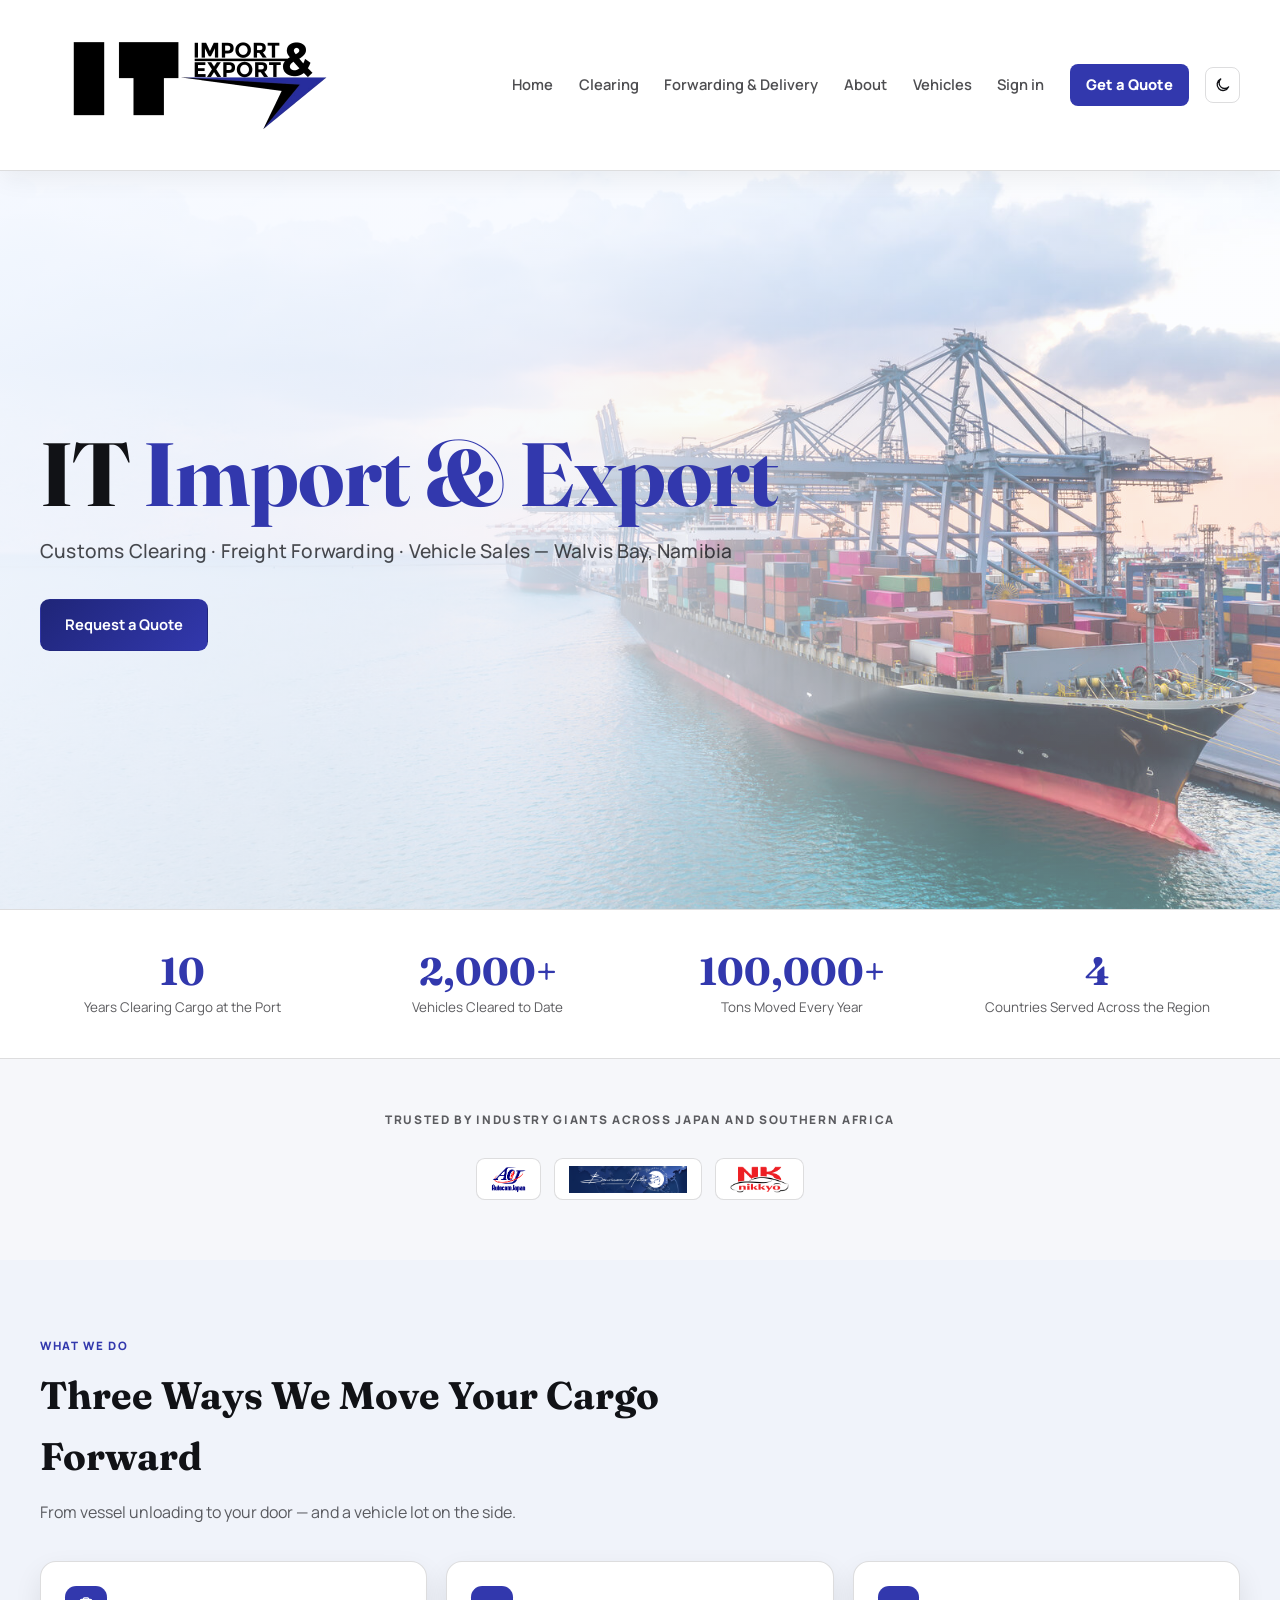
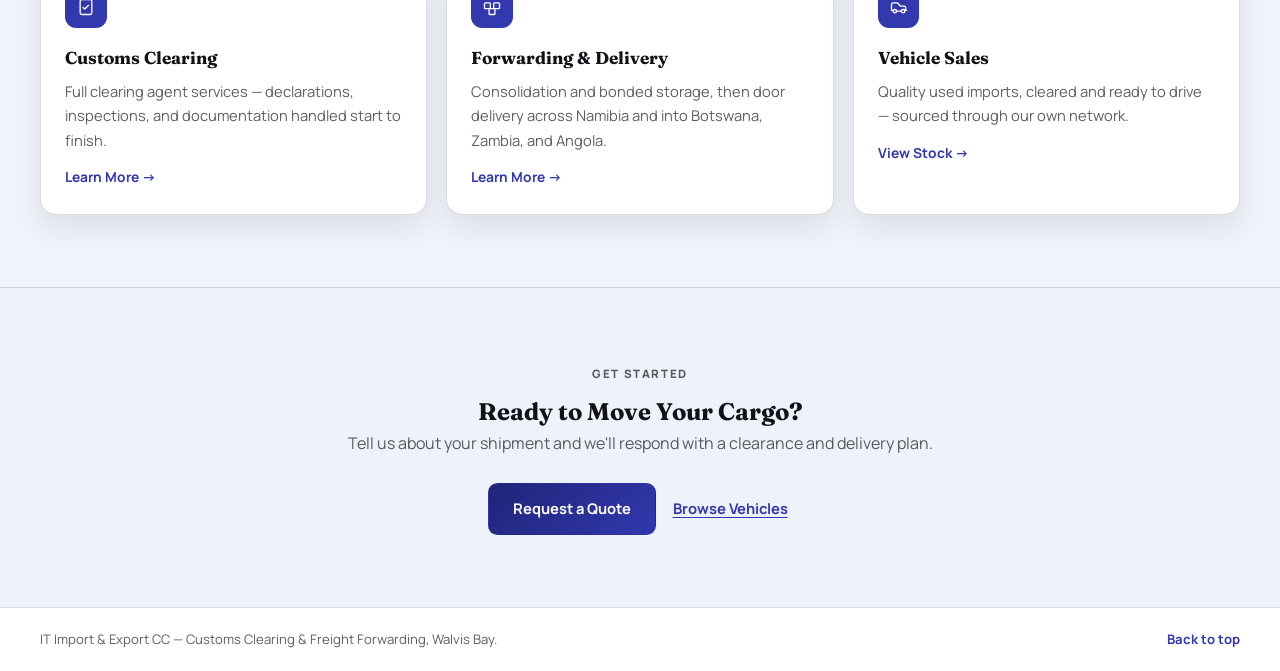
<file: index.html>
<!DOCTYPE html>
<html lang="en">
<head>
  <meta charset="UTF-8" />
  <meta name="viewport" content="width=device-width, initial-scale=1.0" />
  <title>IT Import &amp; Export CC — Customs Clearing &amp; Freight Forwarding, Walvis Bay</title>
  <meta name="description" content="Trusted customs clearing and freight forwarding agent based in Walvis Bay, Namibia. Consolidation, clearing, bonded storage, cross-border delivery, and vehicle sales." />
  <link rel="preconnect" href="https://fonts.googleapis.com" />
  <link href="https://fonts.googleapis.com/css2?family=Manrope:wght@400;500;600;700;800&family=Fraunces:opsz,wght@9..144,500;9..144,700&display=swap" rel="stylesheet" />
  <link rel="stylesheet" href="/styles.v2.css?v=billing6" />
  <script>/* Theme before first paint: saved choice, else the system setting. */
  (function(){var t;try{t=localStorage.getItem('iti-theme');}catch(e){}if(t!=='light'&&t!=='dark')t=window.matchMedia&&matchMedia('(prefers-color-scheme: dark)').matches?'dark':'light';document.documentElement.setAttribute('data-theme',t);})();</script>
</head>
<body>

  <!-- ===== HEADER ===== -->
  <header class="cl-header">
    <div class="cl-shell cl-header-inner">
      <a href="/" class="cl-logo" aria-label="IT Import and Export CC home">
        <img src="/assets/it-import-export-logo.jpeg" alt="IT Import and Export logo" class="cl-logo-img" />
      </a>
      <nav class="cl-nav">
        <a href="/">Home</a>
        <a href="/clearing">Clearing</a>
        <a href="/forwarding">Forwarding &amp; Delivery</a>
        <a href="/about">About</a>
        <a href="/vehicles">Vehicles</a>
        <a href="/account" class="cl-account-link">Sign in</a>
        <a href="/contact" class="cl-nav-cta">Get a Quote</a>
      </nav>
      <button type="button" class="cl-theme-toggle" aria-label="Switch light or dark theme" title="Light / dark"><svg class="cl-icon-moon" viewBox="0 0 24 24" aria-hidden="true"><path d="M20 14.8A8.2 8.2 0 1 1 9.2 4a6.6 6.6 0 0 0 10.8 10.8Z"/></svg><svg class="cl-icon-sun" viewBox="0 0 24 24" aria-hidden="true"><circle cx="12" cy="12" r="4.2"/><path d="M12 2.5v3M12 18.5v3M4.2 4.2l2.1 2.1M17.7 17.7l2.1 2.1M2.5 12h3M18.5 12h3M4.2 19.8l2.1-2.1M17.7 6.3l2.1-2.1"/></svg></button>
      <button type="button" class="cl-menu-btn" aria-label="Toggle menu"><span></span><span></span><span></span></button>
    </div>
  </header>
  <div class="cl-nav-backdrop" aria-hidden="true"></div>

  <!-- ===== HERO — minimalist, name-forward ===== -->
  <section class="cl-hero">
    <div class="cl-hero-bg" aria-hidden="true"></div>
    <div class="cl-hero-overlay" aria-hidden="true"></div>
    <div class="cl-shell cl-hero-content">
      <h1 class="cl-hero-name">IT <em>Import &amp; Export</em></h1>
      <p class="cl-hero-tagline">Customs Clearing · Freight Forwarding · Vehicle Sales — Walvis Bay, Namibia</p>
      <div class="cl-hero-cta">
        <a href="/contact" class="btn btn-primary">Request a Quote</a>
      </div>
    </div>
  </section>

  <!-- ===== STATS STRIP ===== -->
  <section class="cl-stats-strip">
    <div class="cl-shell cl-stats-grid">
      <div><strong>10</strong><span>Years Clearing Cargo at the Port</span></div>
      <div><strong>2,000+</strong><span>Vehicles Cleared to Date</span></div>
      <div><strong>100,000+</strong><span>Tons Moved Every Year</span></div>
      <div><strong>4</strong><span>Countries Served Across the Region</span></div>
    </div>
  </section>

  <!-- ===== TRUSTED BY ===== -->
  <section class="cl-trusted">
    <div class="cl-shell">
      <p class="cl-trusted-label">Trusted by Industry Giants Across Japan and Southern Africa</p>
      <div class="cl-trusted-row">
        <a href="https://autocj.co.jp/" target="_blank" rel="noopener noreferrer" class="cl-trusted-logo">
          <img src="/assets/partners/autocom-japan-official.png" alt="Autocom Japan Inc" loading="lazy" />
        </a>
        <a href="https://www.benricomautos.co.jp/" target="_blank" rel="noopener noreferrer" class="cl-trusted-logo">
          <img src="/assets/partners/benricom-autos.png" alt="Benricom Autos Co., Ltd." loading="lazy" />
        </a>
        <a href="https://www.nikkyocars.com/" target="_blank" rel="noopener noreferrer" class="cl-trusted-logo">
          <img src="/assets/partners/nikkyo.png" alt="Nikkyo" loading="lazy" />
        </a>
      </div>
    </div>
  </section>

  <!-- ===== SERVICES OVERVIEW ===== -->
  <section id="services" class="cl-section cl-section-alt">
    <div class="cl-shell">
      <header class="cl-section-head">
        <p class="cl-eyebrow">What We Do</p>
        <h2>Three Ways We Move Your Cargo Forward</h2>
        <p class="cl-section-sub">From vessel unloading to your door — and a vehicle lot on the side.</p>
      </header>
      <div class="cl-service-grid">
        <article class="cl-service-card">
          <div class="cl-tile"><svg viewBox="0 0 24 24"><rect x="5" y="3" width="14" height="18" rx="2"/><path d="M9 3V2a1 1 0 0 1 1-1h4a1 1 0 0 1 1 1v1"/><path d="M8.5 12.5l2 2 4.5-4.5"/></svg></div>
          <h3>Customs Clearing</h3>
          <p>Full clearing agent services — declarations, inspections, and documentation handled start to finish.</p>
          <a href="/clearing" class="cl-service-card-link">Learn More →</a>
        </article>
        <article class="cl-service-card">
          <div class="cl-tile"><svg viewBox="0 0 24 24"><rect x="3" y="7" width="7" height="7" rx="1"/><rect x="14" y="7" width="7" height="7" rx="1"/><rect x="8.5" y="14" width="7" height="7" rx="1"/></svg></div>
          <h3>Forwarding &amp; Delivery</h3>
          <p>Consolidation and bonded storage, then door delivery across Namibia and into Botswana, Zambia, and Angola.</p>
          <a href="/forwarding" class="cl-service-card-link">Learn More →</a>
        </article>
        <article class="cl-service-card">
          <div class="cl-tile"><svg viewBox="0 0 24 24"><path d="M3 16V9a2 2 0 0 1 2-2h5l4 4h4a2 2 0 0 1 2 2v3"/><circle cx="7" cy="17" r="2"/><circle cx="17" cy="17" r="2"/><path d="M3 16h2M19 16h2M9 17h6"/></svg></div>
          <h3>Vehicle Sales</h3>
          <p>Quality used imports, cleared and ready to drive — sourced through our own network.</p>
          <a href="/vehicles" class="cl-service-card-link">View Stock →</a>
        </article>
      </div>
    </div>
  </section>

  <!-- ===== CTA BANNER ===== -->
  <section class="cl-contact cl-cta-banner">
    <div class="cl-shell">
      <p class="cl-eyebrow">Get Started</p>
      <h2>Ready to Move Your Cargo?</h2>
      <p>Tell us about your shipment and we'll respond with a clearance and delivery plan.</p>
      <div class="cl-hero-actions cl-cta-actions">
        <a href="/contact" class="btn btn-primary">Request a Quote</a>
        <a href="/vehicles" class="btn btn-tertiary">Browse Vehicles</a>
      </div>
    </div>
  </section>

  <!-- ===== FOOTER ===== -->
  <footer class="cl-footer">
    <div class="cl-shell cl-footer-inner">
      <p>IT Import &amp; Export CC — Customs Clearing &amp; Freight Forwarding, Walvis Bay.</p>
      <a href="/">Back to top</a>
    </div>
  </footer>

  <script src="/main.js?v=billing6"></script>
</body>
</html>
</file>
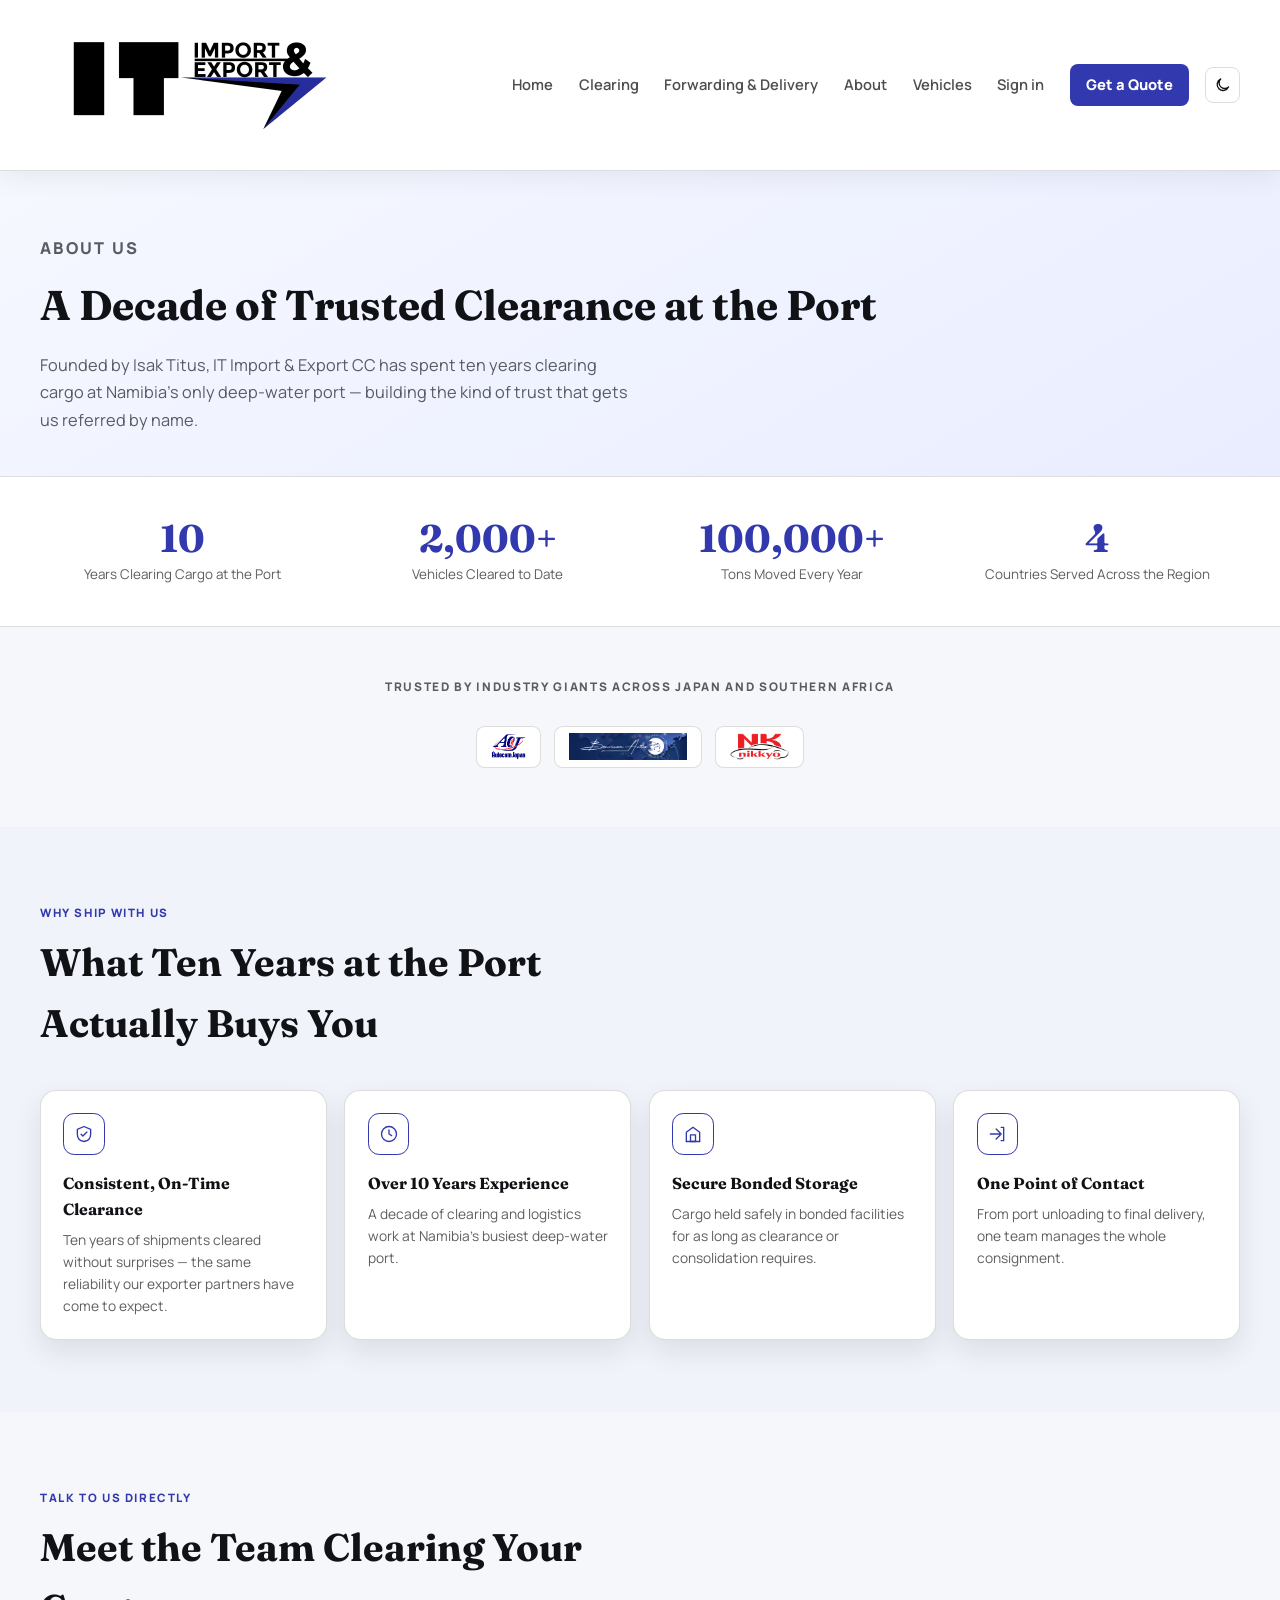
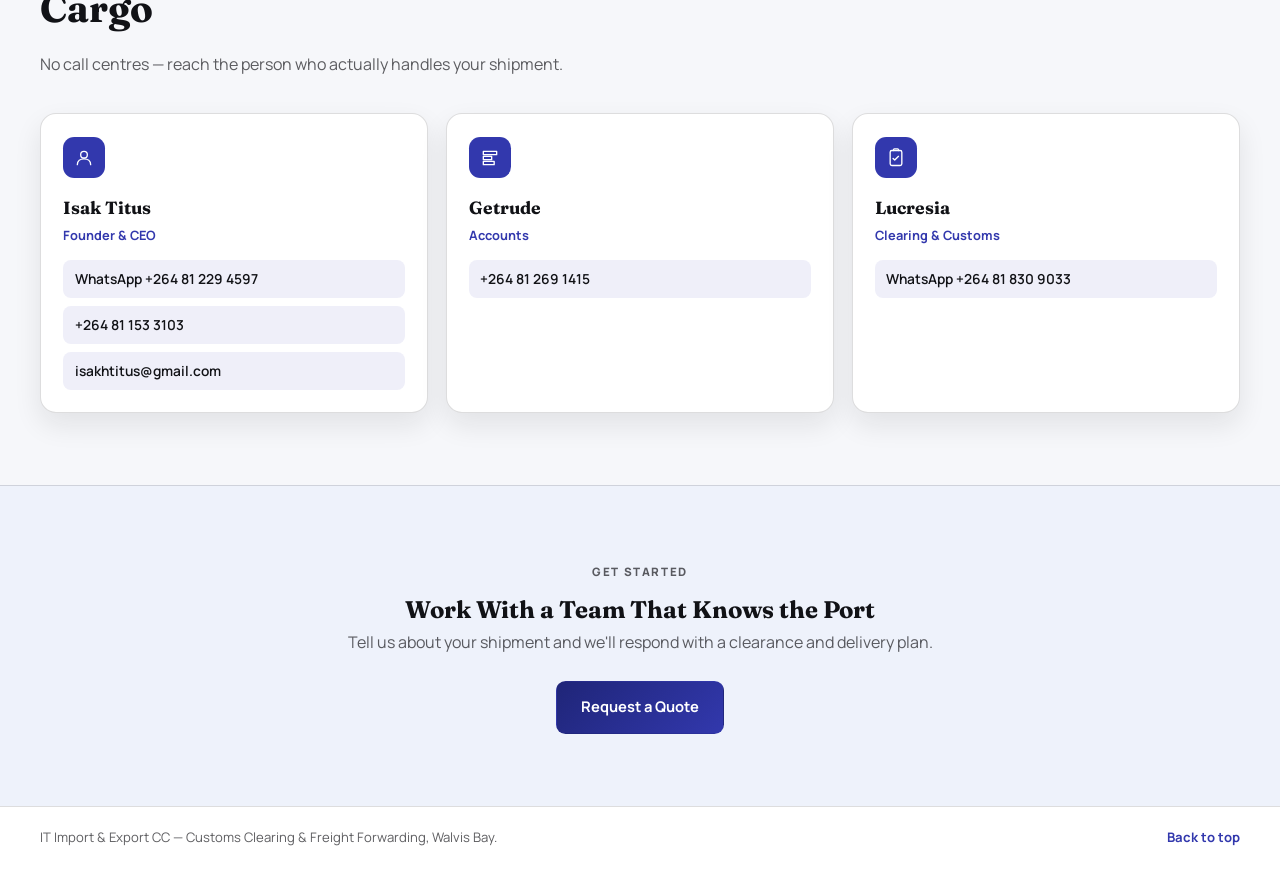
<file: about.html>
<!DOCTYPE html>
<html lang="en">
<head>
  <meta charset="UTF-8" />
  <meta name="viewport" content="width=device-width, initial-scale=1.0" />
  <title>About Us — IT Import &amp; Export CC</title>
  <meta name="description" content="Ten years of customs clearing and freight forwarding at the Port of Walvis Bay, working with major Japanese vehicle exporters." />
  <link rel="preconnect" href="https://fonts.googleapis.com" />
  <link href="https://fonts.googleapis.com/css2?family=Manrope:wght@400;500;600;700;800&family=Fraunces:opsz,wght@9..144,500;9..144,700&display=swap" rel="stylesheet" />
  <link rel="stylesheet" href="/styles.v2.css?v=billing6" />
  <script>/* Theme before first paint: saved choice, else the system setting. */
  (function(){var t;try{t=localStorage.getItem('iti-theme');}catch(e){}if(t!=='light'&&t!=='dark')t=window.matchMedia&&matchMedia('(prefers-color-scheme: dark)').matches?'dark':'light';document.documentElement.setAttribute('data-theme',t);})();</script>
</head>
<body>

  <header class="cl-header">
    <div class="cl-shell cl-header-inner">
      <a href="/" class="cl-logo" aria-label="IT Import and Export CC home">
        <img src="/assets/it-import-export-logo.jpeg" alt="IT Import and Export logo" class="cl-logo-img" />
      </a>
      <nav class="cl-nav">
        <a href="/">Home</a>
        <a href="/clearing">Clearing</a>
        <a href="/forwarding">Forwarding &amp; Delivery</a>
        <a href="/about">About</a>
        <a href="/vehicles">Vehicles</a>
        <a href="/account" class="cl-account-link">Sign in</a>
        <a href="/contact" class="cl-nav-cta">Get a Quote</a>
      </nav>
      <button type="button" class="cl-theme-toggle" aria-label="Switch light or dark theme" title="Light / dark"><svg class="cl-icon-moon" viewBox="0 0 24 24" aria-hidden="true"><path d="M20 14.8A8.2 8.2 0 1 1 9.2 4a6.6 6.6 0 0 0 10.8 10.8Z"/></svg><svg class="cl-icon-sun" viewBox="0 0 24 24" aria-hidden="true"><circle cx="12" cy="12" r="4.2"/><path d="M12 2.5v3M12 18.5v3M4.2 4.2l2.1 2.1M17.7 17.7l2.1 2.1M2.5 12h3M18.5 12h3M4.2 19.8l2.1-2.1M17.7 6.3l2.1-2.1"/></svg></button>
      <button type="button" class="cl-menu-btn" aria-label="Toggle menu"><span></span><span></span><span></span></button>
    </div>
  </header>
  <div class="cl-nav-backdrop" aria-hidden="true"></div>

  <section class="cl-page-banner">
    <div class="cl-shell">
      <p class="cl-eyebrow">About Us</p>
      <h1>A Decade of Trusted Clearance at the Port</h1>
      <p>Founded by Isak Titus, IT Import &amp; Export CC has spent ten years clearing cargo at Namibia's only deep-water port — building the kind of trust that gets us referred by name.</p>
    </div>
  </section>

  <section class="cl-stats-strip">
    <div class="cl-shell cl-stats-grid">
      <div><strong>10</strong><span>Years Clearing Cargo at the Port</span></div>
      <div><strong>2,000+</strong><span>Vehicles Cleared to Date</span></div>
      <div><strong>100,000+</strong><span>Tons Moved Every Year</span></div>
      <div><strong>4</strong><span>Countries Served Across the Region</span></div>
    </div>
  </section>

  <section class="cl-trusted">
    <div class="cl-shell">
      <p class="cl-trusted-label">Trusted by Industry Giants Across Japan and Southern Africa</p>
      <div class="cl-trusted-row">
        <a href="https://autocj.co.jp/" target="_blank" rel="noopener noreferrer" class="cl-trusted-logo">
          <img src="/assets/partners/autocom-japan-official.png" alt="Autocom Japan Inc" loading="lazy" />
        </a>
        <a href="https://www.benricomautos.co.jp/" target="_blank" rel="noopener noreferrer" class="cl-trusted-logo">
          <img src="/assets/partners/benricom-autos.png" alt="Benricom Autos Co., Ltd." loading="lazy" />
        </a>
        <a href="https://www.nikkyocars.com/" target="_blank" rel="noopener noreferrer" class="cl-trusted-logo">
          <img src="/assets/partners/nikkyo.png" alt="Nikkyo" loading="lazy" />
        </a>
      </div>
    </div>
  </section>

  <section class="cl-section cl-section-alt">
    <div class="cl-shell">
      <header class="cl-section-head">
        <p class="cl-eyebrow">Why Ship With Us</p>
        <h2>What Ten Years at the Port Actually Buys You</h2>
      </header>
      <div class="cl-why-grid">
        <article class="cl-why-card">
          <div class="cl-tile cl-tile-outline"><svg viewBox="0 0 24 24"><path d="M12 3 4 6.5V12c0 5 3.4 8.4 8 9 4.6-.6 8-4 8-9V6.5L12 3Z"/><path d="M8.5 12.3l2.2 2.2 4.8-4.8"/></svg></div>
          <h3>Consistent, On-Time Clearance</h3>
          <p>Ten years of shipments cleared without surprises — the same reliability our exporter partners have come to expect.</p>
        </article>
        <article class="cl-why-card">
          <div class="cl-tile cl-tile-outline"><svg viewBox="0 0 24 24"><circle cx="12" cy="12" r="9"/><path d="M12 7v5l3.2 2"/></svg></div>
          <h3>Over 10 Years Experience</h3>
          <p>A decade of clearing and logistics work at Namibia's busiest deep-water port.</p>
        </article>
        <article class="cl-why-card">
          <div class="cl-tile cl-tile-outline"><svg viewBox="0 0 24 24"><path d="M4 21V10l8-6 8 6v11"/><path d="M4 21h16"/><rect x="9" y="13" width="6" height="8"/></svg></div>
          <h3>Secure Bonded Storage</h3>
          <p>Cargo held safely in bonded facilities for as long as clearance or consolidation requires.</p>
        </article>
        <article class="cl-why-card">
          <div class="cl-tile cl-tile-outline"><svg viewBox="0 0 24 24"><path d="M4 12h11M11 6l6 6-6 6"/><path d="M17 4h3v16h-3"/></svg></div>
          <h3>One Point of Contact</h3>
          <p>From port unloading to final delivery, one team manages the whole consignment.</p>
        </article>
      </div>
    </div>
  </section>

  <section id="team" class="cl-section">
    <div class="cl-shell">
      <header class="cl-section-head">
        <p class="cl-eyebrow">Talk To Us Directly</p>
        <h2>Meet the Team Clearing Your Cargo</h2>
        <p class="cl-section-sub">No call centres — reach the person who actually handles your shipment.</p>
      </header>
      <div class="cl-team-grid">
        <article class="cl-team-card">
          <div class="cl-tile"><svg viewBox="0 0 24 24"><circle cx="12" cy="8" r="4"/><path d="M4 20c0-4.4 3.6-7 8-7s8 2.6 8 7"/></svg></div>
          <h3>Isak Titus</h3>
          <p class="cl-team-role">Founder &amp; CEO</p>
          <div class="cl-team-links">
            <a href="https://wa.me/264812294597" class="cl-team-link">WhatsApp +264 81 229 4597</a>
            <a href="https://wa.me/264811533103" class="cl-team-link">+264 81 153 3103</a>
            <a href="mailto:isakhtitus@gmail.com" class="cl-team-link">isakhtitus@gmail.com</a>
          </div>
        </article>
        <article class="cl-team-card">
          <div class="cl-tile"><svg viewBox="0 0 24 24"><path d="M4 4h16v4H4zM4 10h10v4H4zM4 16h13v4H4z"/></svg></div>
          <h3>Getrude</h3>
          <p class="cl-team-role">Accounts</p>
          <div class="cl-team-links"><a href="https://wa.me/264812691415" class="cl-team-link">+264 81 269 1415</a></div>
        </article>
        <article class="cl-team-card">
          <div class="cl-tile"><svg viewBox="0 0 24 24"><rect x="5" y="3" width="14" height="18" rx="2"/><path d="M9 3V2a1 1 0 0 1 1-1h4a1 1 0 0 1 1 1v1"/><path d="M8.5 12.5l2 2 4.5-4.5"/></svg></div>
          <h3>Lucresia</h3>
          <p class="cl-team-role">Clearing &amp; Customs</p>
          <div class="cl-team-links"><a href="https://wa.me/264818309033" class="cl-team-link">WhatsApp +264 81 830 9033</a></div>
        </article>
      </div>
    </div>
  </section>

  <section class="cl-contact cl-cta-banner">
    <div class="cl-shell">
      <p class="cl-eyebrow">Get Started</p>
      <h2>Work With a Team That Knows the Port</h2>
      <p>Tell us about your shipment and we'll respond with a clearance and delivery plan.</p>
      <div class="cl-hero-actions cl-cta-actions">
        <a href="/contact" class="btn btn-primary">Request a Quote</a>
      </div>
    </div>
  </section>

  <footer class="cl-footer">
    <div class="cl-shell cl-footer-inner">
      <p>IT Import &amp; Export CC — Customs Clearing &amp; Freight Forwarding, Walvis Bay.</p>
      <a href="/">Back to top</a>
    </div>
  </footer>

  <script src="/main.js?v=billing6"></script>
</body>
</html>
</file>
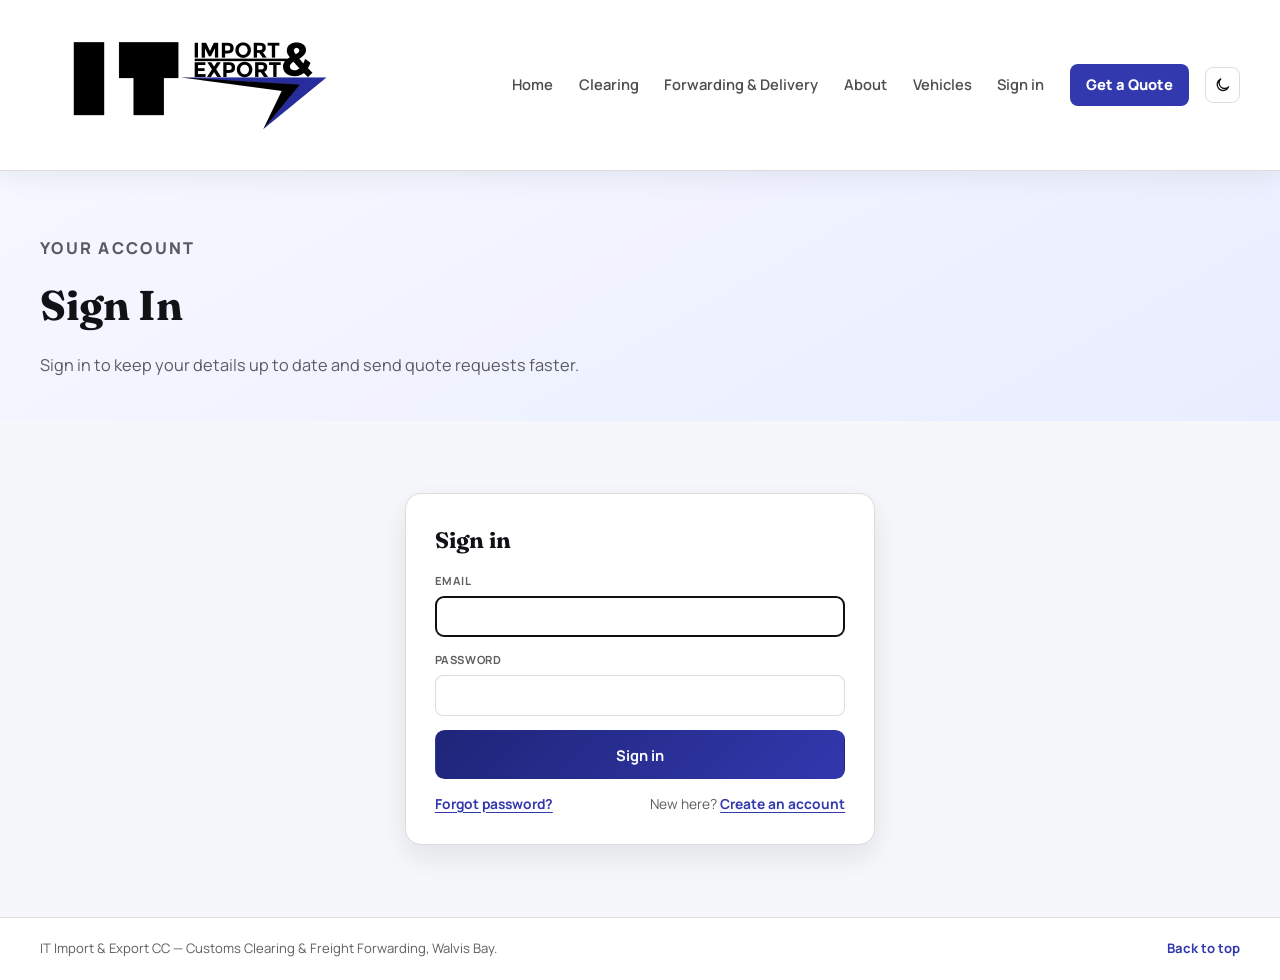
<file: account.html>
<!DOCTYPE html>
<html lang="en">
<head>
  <meta charset="UTF-8" />
  <meta name="viewport" content="width=device-width, initial-scale=1.0" />
  <title>My Account — IT Import &amp; Export CC</title>
  <meta name="description" content="Sign in to your IT Import &amp; Export account." />
  <meta name="robots" content="noindex" />
  <link rel="preconnect" href="https://fonts.googleapis.com" />
  <link href="https://fonts.googleapis.com/css2?family=Manrope:wght@400;500;600;700;800&family=Fraunces:opsz,wght@9..144,500;9..144,700&display=swap" rel="stylesheet" />
  <link rel="stylesheet" href="/styles.v2.css?v=billing6" />
  <script>/* Theme before first paint: saved choice, else the system setting. */
  (function(){var t;try{t=localStorage.getItem('iti-theme');}catch(e){}if(t!=='light'&&t!=='dark')t=window.matchMedia&&matchMedia('(prefers-color-scheme: dark)').matches?'dark':'light';document.documentElement.setAttribute('data-theme',t);})();</script>
</head>
<body>

  <header class="cl-header">
    <div class="cl-shell cl-header-inner">
      <a href="/" class="cl-logo" aria-label="IT Import and Export CC home">
        <img src="/assets/it-import-export-logo.jpeg" alt="IT Import and Export logo" class="cl-logo-img" />
      </a>
      <nav class="cl-nav">
        <a href="/">Home</a>
        <a href="/clearing">Clearing</a>
        <a href="/forwarding">Forwarding &amp; Delivery</a>
        <a href="/about">About</a>
        <a href="/vehicles">Vehicles</a>
        <a href="/account" class="cl-account-link">Sign in</a>
        <a href="/contact" class="cl-nav-cta">Get a Quote</a>
      </nav>
      <button type="button" class="cl-theme-toggle" aria-label="Switch light or dark theme" title="Light / dark"><svg class="cl-icon-moon" viewBox="0 0 24 24" aria-hidden="true"><path d="M20 14.8A8.2 8.2 0 1 1 9.2 4a6.6 6.6 0 0 0 10.8 10.8Z"/></svg><svg class="cl-icon-sun" viewBox="0 0 24 24" aria-hidden="true"><circle cx="12" cy="12" r="4.2"/><path d="M12 2.5v3M12 18.5v3M4.2 4.2l2.1 2.1M17.7 17.7l2.1 2.1M2.5 12h3M18.5 12h3M4.2 19.8l2.1-2.1M17.7 6.3l2.1-2.1"/></svg></button>
      <button type="button" class="cl-menu-btn" aria-label="Toggle menu"><span></span><span></span><span></span></button>
    </div>
  </header>
  <div class="cl-nav-backdrop" aria-hidden="true"></div>

  <section class="cl-page-banner">
    <div class="cl-shell">
      <p class="cl-eyebrow">Your Account</p>
      <h1 id="acct-title">Sign In</h1>
      <p id="acct-sub">Sign in to see your quote requests and keep your details up to date.</p>
    </div>
  </section>

  <section class="cl-section">
    <div class="cl-shell">
      <p class="cl-loading" id="acct-loading">Loading…</p>

      <!-- Sign in -->
      <div class="cl-auth" data-view="signin" hidden>
        <form class="cl-form" id="signin-form" novalidate>
          <h2>Sign in</h2>
          <p class="cl-form-status" role="status" hidden></p>
          <div class="cl-form-group">
            <label for="signin-email">Email</label>
            <input id="signin-email" type="email" autocomplete="email" required />
          </div>
          <div class="cl-form-group">
            <label for="signin-password">Password</label>
            <input id="signin-password" type="password" autocomplete="current-password" required />
          </div>
          <button type="submit" class="btn btn-primary btn-full">Sign in</button>
          <div class="cl-form-links">
            <button type="button" class="cl-linkbtn" data-go="forgot">Forgot password?</button>
            <span>New here? <button type="button" class="cl-linkbtn" data-go="signup">Create an account</button></span>
          </div>
        </form>
      </div>

      <!-- Sign up -->
      <div class="cl-auth" data-view="signup" hidden>
        <form class="cl-form" id="signup-form" novalidate>
          <h2>Create your account</h2>
          <p class="cl-form-hint">Save your details for faster quotes and see every request you send us in one place.</p>
          <p class="cl-form-status" role="status" hidden></p>
          <div class="cl-form-group">
            <label for="signup-name">Full Name</label>
            <input id="signup-name" type="text" autocomplete="name" maxlength="100" required />
          </div>
          <div class="cl-form-group">
            <label for="signup-email">Email</label>
            <input id="signup-email" type="email" autocomplete="email" required />
          </div>
          <div class="cl-form-row">
            <div class="cl-form-group">
              <label for="signup-country">Country</label>
              <select id="signup-country" autocomplete="country-name"></select>
            </div>
            <div class="cl-form-group">
              <label for="signup-phone">Phone</label>
              <input id="signup-phone" type="tel" autocomplete="tel" maxlength="40" required />
            </div>
          </div>
          <div class="cl-form-group">
            <label for="signup-company">Company <span class="cl-optional">(optional)</span></label>
            <input id="signup-company" type="text" autocomplete="organization" maxlength="120" />
          </div>
          <div class="cl-form-group">
            <label for="signup-password">Password <span class="cl-optional">(8 characters or more)</span></label>
            <input id="signup-password" type="password" autocomplete="new-password" minlength="8" required />
          </div>
          <button type="submit" class="btn btn-primary btn-full">Create account</button>
          <div class="cl-form-links">
            <span>Already have an account? <button type="button" class="cl-linkbtn" data-go="signin">Sign in</button></span>
          </div>
        </form>
      </div>

      <!-- Forgot password -->
      <div class="cl-auth" data-view="forgot" hidden>
        <form class="cl-form" id="forgot-form" novalidate>
          <h2>Reset your password</h2>
          <p class="cl-form-hint">Enter your email and we'll send you a link to choose a new password.</p>
          <p class="cl-form-status" role="status" hidden></p>
          <div class="cl-form-group">
            <label for="forgot-email">Email</label>
            <input id="forgot-email" type="email" autocomplete="email" required />
          </div>
          <button type="submit" class="btn btn-primary btn-full">Send reset link</button>
          <div class="cl-form-links">
            <button type="button" class="cl-linkbtn" data-go="signin">Back to sign in</button>
          </div>
        </form>
      </div>

      <!-- Reset password (from the emailed link) -->
      <div class="cl-auth" data-view="reset" hidden>
        <form class="cl-form" id="reset-form" novalidate>
          <h2>Choose a new password</h2>
          <p class="cl-form-status" role="status" hidden></p>
          <div class="cl-form-group">
            <label for="reset-password">New password <span class="cl-optional">(8 characters or more)</span></label>
            <input id="reset-password" type="password" autocomplete="new-password" minlength="8" required />
          </div>
          <button type="submit" class="btn btn-primary btn-full">Save new password</button>
          <div class="cl-form-links">
            <button type="button" class="cl-linkbtn" data-go="signin">Back to sign in</button>
          </div>
        </form>
      </div>

      <!-- Confirm the email with the code we sent -->
      <div class="cl-auth" data-view="verify" hidden>
        <form class="cl-form" id="verify-form" novalidate>
          <h2>Check your email</h2>
          <p class="cl-form-hint">We sent a 6-digit code to <strong id="verify-email"></strong>. Enter it below to finish creating your account.</p>
          <p class="cl-form-status" role="status" hidden></p>
          <div class="cl-form-group">
            <label for="verify-code">Code</label>
            <input id="verify-code" type="text" inputmode="numeric" autocomplete="one-time-code" pattern="[0-9 ]{6,7}" maxlength="7" required />
          </div>
          <button type="submit" class="btn btn-primary btn-full">Confirm my email</button>
          <div class="cl-form-links">
            <button type="button" class="cl-linkbtn" id="verify-resend">Send a new code</button>
            <button type="button" class="cl-linkbtn" id="verify-signout">Sign out</button>
          </div>
        </form>
      </div>

      <!-- Profile -->
      <div data-view="profile" hidden>
        <div class="cl-account-bar">
          <p>Signed in as <strong id="profile-email"></strong></p>
          <div class="cl-account-actions">
            <a href="/contact" class="btn btn-primary">Request a quote</a>
            <button type="button" class="btn btn-outline" id="signout-btn">Sign out</button>
          </div>
        </div>

        <div class="cl-account-grid">
          <div class="cl-card">
            <h2>Your details</h2>
            <form class="cl-form-plain" id="profile-form" novalidate>
              <p class="cl-form-status" role="status" hidden></p>
              <div class="cl-form-group">
                <label for="profile-name">Full Name</label>
                <input id="profile-name" type="text" autocomplete="name" maxlength="100" required />
              </div>
              <div class="cl-form-row">
                <div class="cl-form-group">
                  <label for="profile-country">Country</label>
                  <select id="profile-country" autocomplete="country-name"></select>
                </div>
                <div class="cl-form-group">
                  <label for="profile-city">City</label>
                  <input id="profile-city" type="text" autocomplete="address-level2" maxlength="80" />
                </div>
              </div>
              <div class="cl-form-row">
                <div class="cl-form-group">
                  <label for="profile-phone">Phone</label>
                  <input id="profile-phone" type="tel" autocomplete="tel" maxlength="40" />
                  <p class="cl-form-hint" id="profile-locked" hidden>To change your phone number or email, please contact us.</p>
                </div>
                <div class="cl-form-group">
                  <label for="profile-company">Company</label>
                  <input id="profile-company" type="text" autocomplete="organization" maxlength="120" />
                </div>
              </div>
              <button type="submit" class="btn btn-primary">Save details</button>
            </form>
          </div>

          <div class="cl-card">
            <h2>Change password</h2>
            <form class="cl-form-plain" id="password-form" novalidate>
              <p class="cl-form-status" role="status" hidden></p>
              <div class="cl-form-group">
                <label for="password-current">Current password</label>
                <input id="password-current" type="password" autocomplete="current-password" required />
              </div>
              <div class="cl-form-group">
                <label for="password-new">New password <span class="cl-optional">(8 characters or more)</span></label>
                <input id="password-new" type="password" autocomplete="new-password" minlength="8" required />
              </div>
              <button type="submit" class="btn btn-outline">Change password</button>
            </form>
          </div>

          <div class="cl-card">
            <h2>Recent activity</h2>
            <ul class="cl-list" id="profile-activity"></ul>
          </div>
        </div>
      </div>
    </div>
  </section>

  <footer class="cl-footer">
    <div class="cl-shell cl-footer-inner">
      <p>IT Import &amp; Export CC — Customs Clearing &amp; Freight Forwarding, Walvis Bay.</p>
      <a href="/">Back to top</a>
    </div>
  </footer>

  <script src="/main.js?v=billing6"></script>
  <script src="/assets/countries.js?v=billing6"></script>
  <script src="/assets/account.js?v=billing6"></script>
</body>
</html>
</file>
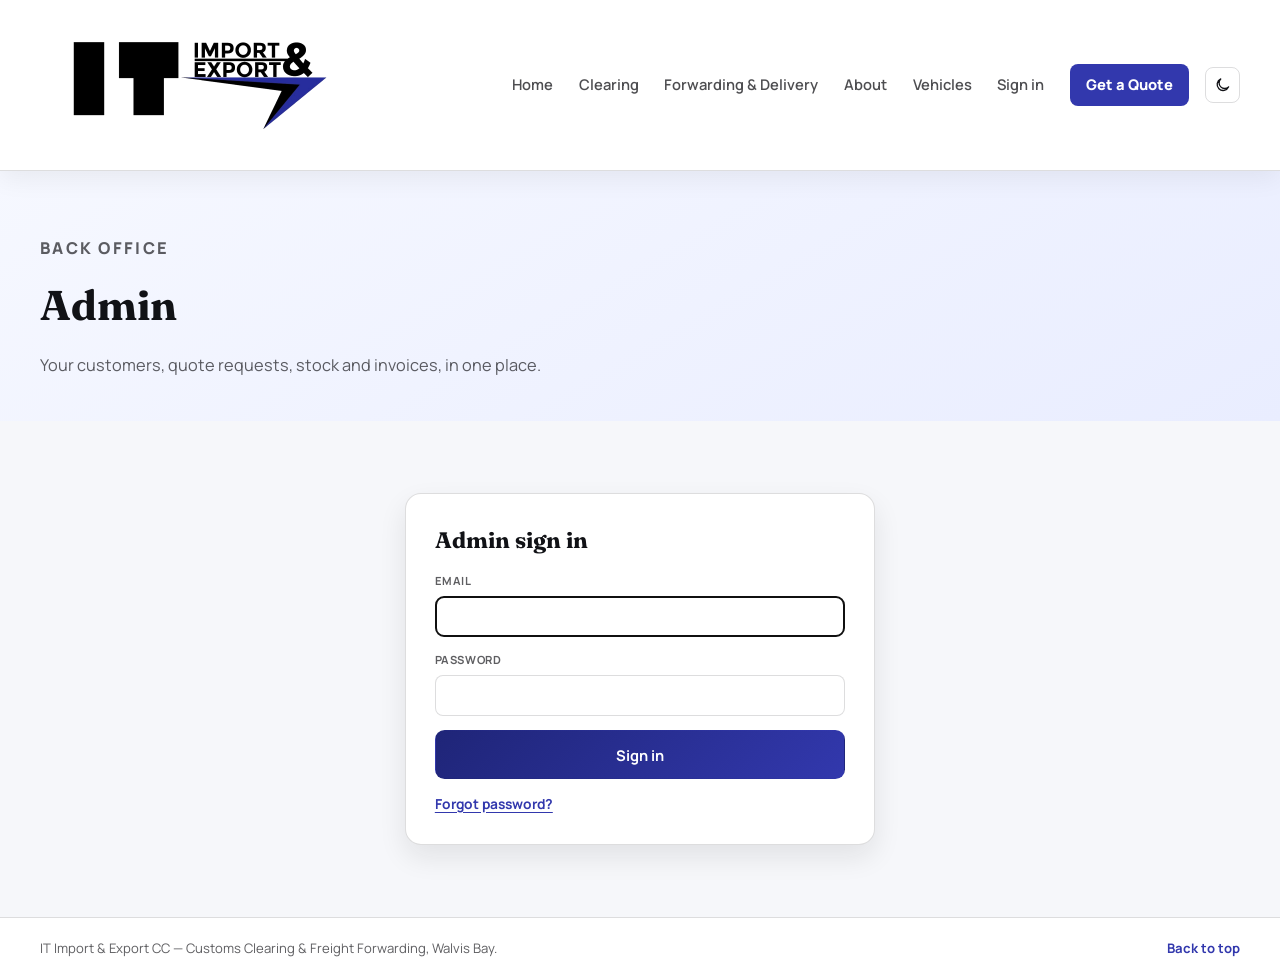
<file: admin.html>
<!DOCTYPE html>
<html lang="en">
<head>
  <meta charset="UTF-8" />
  <meta name="viewport" content="width=device-width, initial-scale=1.0" />
  <title>Admin — IT Import &amp; Export CC</title>
  <meta name="description" content="Admin back office." />
  <meta name="robots" content="noindex" />
  <link rel="preconnect" href="https://fonts.googleapis.com" />
  <link href="https://fonts.googleapis.com/css2?family=Manrope:wght@400;500;600;700;800&family=Fraunces:opsz,wght@9..144,500;9..144,700&display=swap" rel="stylesheet" />
  <link rel="stylesheet" href="/styles.v2.css?v=billing6" />
  <script>/* Theme before first paint: saved choice, else the system setting. */
  (function(){var t;try{t=localStorage.getItem('iti-theme');}catch(e){}if(t!=='light'&&t!=='dark')t=window.matchMedia&&matchMedia('(prefers-color-scheme: dark)').matches?'dark':'light';document.documentElement.setAttribute('data-theme',t);})();</script>
</head>
<body>

  <header class="cl-header">
    <div class="cl-shell cl-header-inner">
      <a href="/" class="cl-logo" aria-label="IT Import and Export CC home">
        <img src="/assets/it-import-export-logo.jpeg" alt="IT Import and Export logo" class="cl-logo-img" />
      </a>
      <nav class="cl-nav">
        <a href="/">Home</a>
        <a href="/clearing">Clearing</a>
        <a href="/forwarding">Forwarding &amp; Delivery</a>
        <a href="/about">About</a>
        <a href="/vehicles">Vehicles</a>
        <a href="/account" class="cl-account-link">Sign in</a>
        <a href="/contact" class="cl-nav-cta">Get a Quote</a>
      </nav>
      <button type="button" class="cl-theme-toggle" aria-label="Switch light or dark theme" title="Light / dark"><svg class="cl-icon-moon" viewBox="0 0 24 24" aria-hidden="true"><path d="M20 14.8A8.2 8.2 0 1 1 9.2 4a6.6 6.6 0 0 0 10.8 10.8Z"/></svg><svg class="cl-icon-sun" viewBox="0 0 24 24" aria-hidden="true"><circle cx="12" cy="12" r="4.2"/><path d="M12 2.5v3M12 18.5v3M4.2 4.2l2.1 2.1M17.7 17.7l2.1 2.1M2.5 12h3M18.5 12h3M4.2 19.8l2.1-2.1M17.7 6.3l2.1-2.1"/></svg></button>
      <button type="button" class="cl-menu-btn" aria-label="Toggle menu"><span></span><span></span><span></span></button>
    </div>
  </header>
  <div class="cl-nav-backdrop" aria-hidden="true"></div>

  <section class="cl-page-banner">
    <div class="cl-shell">
      <p class="cl-eyebrow">Back Office</p>
      <h1>Admin</h1>
      <p id="admin-sub">Your customers, quote requests, stock and invoices, in one place.</p>
    </div>
  </section>

  <section class="cl-section">
    <div class="cl-shell">
      <p class="cl-loading" id="admin-loading">Loading…</p>

      <!-- Admin sign in -->
      <div class="cl-auth" id="admin-signin" hidden>
        <form class="cl-form" id="admin-signin-form" novalidate>
          <h2>Admin sign in</h2>
          <p class="cl-form-status" role="status" hidden></p>
          <div class="cl-form-group">
            <label for="admin-email">Email</label>
            <input id="admin-email" type="email" autocomplete="username" required />
          </div>
          <div class="cl-form-group">
            <label for="admin-password">Password</label>
            <input id="admin-password" type="password" autocomplete="current-password" required />
          </div>
          <button type="submit" class="btn btn-primary btn-full">Sign in</button>
          <div class="cl-form-links">
            <a class="cl-linkbtn" href="/account#forgot">Forgot password?</a>
          </div>
        </form>
      </div>

      <!-- Back office -->
      <div id="admin-app" hidden>
        <div class="cl-account-bar">
          <div class="cl-tabs" role="tablist">
            <button type="button" class="cl-tab is-active" data-tab="customers" role="tab">Customers</button>
            <button type="button" class="cl-tab" data-tab="quotes" role="tab">Quote requests <span class="cl-tab-count" id="tab-quote-count" hidden></span></button>
            <button type="button" class="cl-tab" data-tab="inventory" role="tab">Inventory</button>
            <button type="button" class="cl-tab" data-tab="invoices" role="tab">Invoices</button>
            <button type="button" class="cl-tab" data-tab="calculator" role="tab">Calculator</button>
            <button type="button" class="cl-tab" data-tab="me" role="tab">Settings</button>
          </div>
          <div class="cl-account-actions">
            <span class="cl-muted">Signed in as <strong id="admin-who"></strong></span>
            <button type="button" class="btn btn-outline" id="admin-signout">Sign out</button>
          </div>
        </div>

        <!-- Customers -->
        <div data-panel="customers">
          <div class="cl-stat-tiles">
            <div class="cl-stat-tile"><strong id="stat-total">0</strong><span>Customers</span></div>
            <div class="cl-stat-tile"><strong id="stat-new">0</strong><span>New this week</span></div>
            <div class="cl-stat-tile"><strong id="stat-active">0</strong><span>Active this week</span></div>
            <div class="cl-stat-tile"><strong id="stat-quotes">0</strong><span>Open quote requests</span></div>
          </div>
          <div class="cl-toolbar">
            <div class="cl-form-group cl-search">
              <label for="customer-search">Search</label>
              <input id="customer-search" type="search" placeholder="Name, email, phone, company or notes" />
            </div>
            <button type="button" class="btn btn-primary" id="customer-new">Add customer</button>
          </div>
          <div class="cl-table" id="customer-table" role="table" aria-label="Customers"></div>
        </div>

        <!-- Quote requests -->
        <div data-panel="quotes" hidden>
          <div class="cl-quote-list" id="quote-list"></div>
        </div>

        <!-- Inventory -->
        <div data-panel="inventory" hidden>
          <div class="cl-stat-tiles">
            <div class="cl-stat-tile"><strong id="inv-stat-items">0</strong><span>Items</span></div>
            <div class="cl-stat-tile"><strong id="inv-stat-units">0</strong><span>Units in stock</span></div>
            <div class="cl-stat-tile"><strong id="inv-stat-value">0</strong><span>Stock value</span></div>
            <div class="cl-stat-tile"><strong id="inv-stat-low">0</strong><span>Low or out of stock</span></div>
          </div>
          <div class="cl-toolbar">
            <div class="cl-form-group cl-search">
              <label for="item-search">Search</label>
              <input id="item-search" type="search" placeholder="Make, model, chassis number, stock code…" />
            </div>
            <button type="button" class="btn btn-primary" id="item-new">Add item</button>
          </div>
          <div class="cl-table cl-table-items" id="item-table" role="table" aria-label="Inventory"></div>
        </div>

        <!-- Invoices -->
        <div data-panel="invoices" hidden>
          <div class="cl-stat-tiles">
            <div class="cl-stat-tile"><strong id="bill-stat-owed">0</strong><span>Waiting to be paid</span></div>
            <div class="cl-stat-tile"><strong id="bill-stat-overdue">0</strong><span id="bill-stat-overdue-label">Overdue</span></div>
            <div class="cl-stat-tile"><strong id="bill-stat-month">0</strong><span>Paid this month</span></div>
            <div class="cl-stat-tile"><strong id="bill-stat-total">0</strong><span>Invoices</span></div>
          </div>
          <div class="cl-toolbar">
            <div class="cl-form-group cl-search">
              <label for="invoice-search">Search</label>
              <input id="invoice-search" type="search" placeholder="Invoice number, customer, company or email" />
            </div>
            <div class="cl-form-group">
              <label for="invoice-filter">Show</label>
              <select id="invoice-filter">
                <option value="">All invoices</option>
                <option value="unpaid">Unpaid</option>
                <option value="overdue">Overdue</option>
                <option value="paid">Paid</option>
                <option value="void">Cancelled</option>
              </select>
            </div>
            <button type="button" class="btn btn-primary" id="invoice-new">New invoice</button>
          </div>
          <div class="cl-table cl-table-invoices" id="invoice-table" role="table" aria-label="Invoices"></div>
        </div>

        <!-- Clearing calculator -->
        <div data-panel="calculator" hidden>
          <div class="cl-account-grid cl-calc-admin">
            <div class="cl-card">
              <h2>Charges</h2>
              <p class="cl-muted cl-calc-help">Customers enter the value of their car; these charges are added in order. Copy the rates from your spreadsheet.</p>
              <form class="cl-form-plain" id="calc-form" novalidate>
                <div id="calc-lines" class="cl-lines"></div>
                <button type="button" class="cl-linkbtn" id="calc-add">+ Add a charge</button>
                <div class="cl-form-group">
                  <label for="calc-note">Note under the result <span class="cl-optional">(optional)</span></label>
                  <textarea id="calc-note" rows="2" maxlength="600" placeholder="This is an estimate. The final amount depends on the customs valuation."></textarea>
                </div>
                <h3 class="cl-subhead">Exchange rates</h3>
                <p class="cl-muted cl-small">How many <span class="js-currency">N$</span> for 1 unit, so customers can enter the price they paid in Japan or elsewhere. Leave empty to hide a currency.</p>
                <div class="cl-form-row cl-rates">
                  <div class="cl-form-group"><label for="rate-JPY">1 JPY =</label><input id="rate-JPY" type="text" inputmode="decimal" placeholder="0.12" /></div>
                  <div class="cl-form-group"><label for="rate-USD">1 USD =</label><input id="rate-USD" type="text" inputmode="decimal" placeholder="18.20" /></div>
                  <div class="cl-form-group"><label for="rate-ZAR">1 ZAR =</label><input id="rate-ZAR" type="text" inputmode="decimal" placeholder="1" /></div>
                  <div class="cl-form-group"><label for="rate-EUR">1 EUR =</label><input id="rate-EUR" type="text" inputmode="decimal" placeholder="19.80" /></div>
                </div>
                <label class="cl-check"><input type="checkbox" id="calc-enabled" /> Show the calculator on the website</label>
                <p class="cl-form-status" role="status" hidden></p>
                <button type="submit" class="btn btn-primary">Save calculator</button>
              </form>
            </div>
            <div class="cl-card">
              <h2>Try it</h2>
              <p class="cl-muted cl-small">Uses the charges on the left, even before you save.</p>
              <div class="cl-form-row">
                <div class="cl-form-group"><label for="calc-try-value">Car value</label><input id="calc-try-value" type="text" inputmode="decimal" value="100000" /></div>
                <div class="cl-form-group"><label for="calc-try-cur">Currency</label><select id="calc-try-cur"></select></div>
              </div>
              <dl class="cl-totals" id="calc-try-result"></dl>
              <p class="cl-muted cl-small"><a class="cl-linkbtn" href="/calculator" target="_blank" rel="noopener">Open the customer page</a></p>
            </div>
          </div>
        </div>

        <!-- Settings: admin profile + invoice details -->
        <div data-panel="me" hidden>
          <div class="cl-account-grid">
            <div class="cl-card">
              <h2>Your admin details</h2>
              <form class="cl-form-plain" id="me-form" novalidate>
                <p class="cl-form-status" role="status" hidden></p>
                <div class="cl-form-group">
                  <label for="me-name">Name</label>
                  <input id="me-name" type="text" maxlength="100" required />
                </div>
                <div class="cl-form-group">
                  <label for="me-email">Email <span class="cl-optional">(your sign-in)</span></label>
                  <input id="me-email" type="email" autocomplete="username" required />
                </div>
                <div class="cl-form-group">
                  <label for="me-phone">Phone</label>
                  <input id="me-phone" type="tel" maxlength="40" />
                </div>
                <button type="submit" class="btn btn-primary">Save details</button>
              </form>
            </div>
            <div class="cl-card">
              <h2>Change password</h2>
              <form class="cl-form-plain" id="me-password-form" novalidate>
                <p class="cl-form-status" role="status" hidden></p>
                <div class="cl-form-group">
                  <label for="me-current">Current password</label>
                  <input id="me-current" type="password" autocomplete="current-password" required />
                </div>
                <div class="cl-form-group">
                  <label for="me-new">New password <span class="cl-optional">(8 characters or more)</span></label>
                  <input id="me-new" type="password" autocomplete="new-password" minlength="8" required />
                </div>
                <button type="submit" class="btn btn-outline">Change password</button>
              </form>
            </div>
            <div class="cl-card cl-card-wide">
              <h2>Details printed on invoices</h2>
              <form class="cl-form-plain" id="biz-form" novalidate>
                <p class="cl-form-status" role="status" hidden></p>
                <div class="cl-form-row">
                  <div class="cl-form-group">
                    <label for="biz-name">Company name</label>
                    <input id="biz-name" type="text" maxlength="150" required />
                  </div>
                  <div class="cl-form-group">
                    <label for="biz-vatno">VAT number <span class="cl-optional">(optional)</span></label>
                    <input id="biz-vatno" type="text" maxlength="60" />
                  </div>
                </div>
                <div class="cl-form-row">
                  <div class="cl-form-group">
                    <label for="biz-address">Address</label>
                    <textarea id="biz-address" rows="3" maxlength="400"></textarea>
                  </div>
                  <div class="cl-form-group">
                    <label for="biz-bank">Bank account for payments</label>
                    <textarea id="biz-bank" rows="3" maxlength="600" placeholder="Bank, account name, account number, branch code"></textarea>
                  </div>
                </div>
                <div class="cl-form-row cl-form-row-4">
                  <div class="cl-form-group">
                    <label for="biz-phone">Phone</label>
                    <input id="biz-phone" type="tel" maxlength="60" />
                  </div>
                  <div class="cl-form-group">
                    <label for="biz-email">Email</label>
                    <input id="biz-email" type="email" maxlength="190" />
                  </div>
                  <div class="cl-form-group">
                    <label for="biz-currency">Currency</label>
                    <input id="biz-currency" type="text" maxlength="8" required />
                  </div>
                  <div class="cl-form-group">
                    <label for="biz-vat">Default VAT %</label>
                    <input id="biz-vat" type="number" min="0" max="100" step="0.01" required />
                  </div>
                </div>
                <button type="submit" class="btn btn-primary">Save invoice details</button>
              </form>
            </div>
          </div>
        </div>
      </div>
    </div>
  </section>

  <!-- Customer details drawer -->
  <div class="cl-drawer-backdrop" id="drawer-backdrop" hidden></div>
  <aside class="cl-drawer" id="drawer" role="dialog" aria-modal="true" aria-labelledby="drawer-name" hidden>
    <button type="button" class="cl-search-modal-close" id="drawer-close" aria-label="Close">&times;</button>
    <h2 id="drawer-name"></h2>
    <p class="cl-muted" id="drawer-meta"></p>

    <h3>Details</h3>
    <form class="cl-form-plain" id="drawer-form" novalidate>
      <p class="cl-form-status" role="status" hidden></p>
      <div class="cl-form-group">
        <label for="d-name">Name</label>
        <input id="d-name" type="text" maxlength="100" required />
      </div>
      <div class="cl-form-group">
        <label for="d-email">Email <span class="cl-optional">(leave empty if they have none)</span></label>
        <input id="d-email" type="email" maxlength="190" />
      </div>
      <div class="cl-form-row">
        <div class="cl-form-group">
          <label for="d-phone">Phone</label>
          <input id="d-phone" type="tel" maxlength="40" />
        </div>
        <div class="cl-form-group">
          <label for="d-company">Company</label>
          <input id="d-company" type="text" maxlength="120" />
        </div>
      </div>
      <div class="cl-form-row">
        <div class="cl-form-group">
          <label for="d-country">Country</label>
          <select id="d-country"></select>
        </div>
        <div class="cl-form-group">
          <label for="d-city">City</label>
          <input id="d-city" type="text" maxlength="80" />
        </div>
      </div>
      <button type="submit" class="btn btn-outline">Save details</button>
    </form>

    <h3>Notes</h3>
    <form class="cl-form-plain" id="note-form" novalidate>
      <p class="cl-form-status" role="status" hidden></p>
      <div class="cl-form-group">
        <label for="note-text" class="cl-sr">New note</label>
        <textarea id="note-text" rows="2" maxlength="2000" placeholder="Add a private note about this customer" required></textarea>
      </div>
      <button type="submit" class="btn btn-primary">Add note</button>
    </form>
    <ul class="cl-list" id="drawer-notes"></ul>

    <h3>Quote requests</h3>
    <ul class="cl-list" id="drawer-quotes"></ul>

    <h3>Activity</h3>
    <ul class="cl-list" id="drawer-activity"></ul>

    <div class="cl-drawer-danger">
      <button type="button" class="btn btn-danger" id="drawer-delete">Delete customer</button>
    </div>
  </aside>

  <!-- Add customer drawer -->
  <aside class="cl-drawer" id="customer-drawer" role="dialog" aria-modal="true" aria-labelledby="customer-new-title" hidden>
    <button type="button" class="cl-search-modal-close" data-close-drawer aria-label="Close">&times;</button>
    <h2 id="customer-new-title">Add a customer</h2>
    <p class="cl-muted">For customers who come to the office or call. They can set a password later with “Forgot password” on the sign-in page.</p>
    <form class="cl-form-plain" id="customer-form" novalidate>
      <p class="cl-form-status" role="status" hidden></p>
      <div class="cl-form-group">
        <label for="c-name">Name</label>
        <input id="c-name" type="text" maxlength="100" required />
      </div>
      <div class="cl-form-row">
        <div class="cl-form-group">
          <label for="c-country">Country</label>
          <select id="c-country"></select>
        </div>
        <div class="cl-form-group">
          <label for="c-city">City</label>
          <input id="c-city" type="text" maxlength="80" />
        </div>
      </div>
      <div class="cl-form-row">
        <div class="cl-form-group">
          <label for="c-phone">Phone</label>
          <input id="c-phone" type="tel" maxlength="40" />
        </div>
        <div class="cl-form-group">
          <label for="c-email">Email <span class="cl-optional">(optional)</span></label>
          <input id="c-email" type="email" maxlength="190" />
        </div>
      </div>
      <div class="cl-form-group">
        <label for="c-company">Company <span class="cl-optional">(optional)</span></label>
        <input id="c-company" type="text" maxlength="120" />
      </div>
      <div class="cl-form-group">
        <label for="c-note">First note <span class="cl-optional">(optional)</span></label>
        <textarea id="c-note" rows="2" maxlength="2000" placeholder="What they need, how they found you…"></textarea>
      </div>
      <button type="submit" class="btn btn-primary">Add customer</button>
    </form>
  </aside>

  <!-- Inventory item drawer -->
  <aside class="cl-drawer" id="item-drawer" role="dialog" aria-modal="true" aria-labelledby="item-title" hidden>
    <button type="button" class="cl-search-modal-close" data-close-drawer aria-label="Close">&times;</button>
    <h2 id="item-title">New item</h2>
    <p class="cl-muted" id="item-meta"></p>

    <div id="item-invoice-row" hidden>
      <button type="button" class="btn btn-outline" id="item-invoice">Create an invoice for this item</button>
    </div>

    <h3>Details</h3>
    <form class="cl-form-plain" id="item-form" novalidate>
      <p class="cl-form-status" role="status" hidden></p>
      <div class="cl-seg" role="radiogroup" aria-label="Type of item">
        <label><input type="radio" name="i-kind" value="car" checked /> Car</label>
        <label><input type="radio" name="i-kind" value="other" /> Other item or part</label>
      </div>
      <div id="i-car-fields" class="cl-form-plain">
        <div class="cl-form-row cl-form-row-3">
          <div class="cl-form-group">
            <label for="i-make">Make</label>
            <input id="i-make" type="text" maxlength="60" list="car-makes" placeholder="Toyota" />
            <datalist id="car-makes"><option value="Toyota"></option><option value="Nissan"></option><option value="Honda"></option><option value="Mazda"></option><option value="Mitsubishi"></option><option value="Subaru"></option><option value="Suzuki"></option><option value="Isuzu"></option><option value="Lexus"></option><option value="Volkswagen"></option><option value="Mercedes-Benz"></option><option value="BMW"></option><option value="Ford"></option><option value="Hyundai"></option><option value="Kia"></option></datalist>
          </div>
          <div class="cl-form-group">
            <label for="i-model">Model</label>
            <input id="i-model" type="text" maxlength="60" placeholder="Hilux" />
          </div>
          <div class="cl-form-group">
            <label for="i-grade">Grade <span class="cl-optional">(optional)</span></label>
            <input id="i-grade" type="text" maxlength="60" placeholder="2.4 GD-6 Raider" />
          </div>
        </div>
        <div class="cl-form-row cl-form-row-3">
          <div class="cl-form-group">
            <label for="i-year">Year</label>
            <input id="i-year" type="number" min="1950" max="2100" step="1" placeholder="2018" />
          </div>
          <div class="cl-form-group">
            <label for="i-km">Mileage (km)</label>
            <input id="i-km" type="number" min="0" step="1" placeholder="85000" />
          </div>
          <div class="cl-form-group">
            <label for="i-cc">Engine (cc)</label>
            <input id="i-cc" type="number" min="0" step="1" placeholder="2400" />
          </div>
        </div>
        <div class="cl-form-row cl-form-row-3">
          <div class="cl-form-group">
            <label for="i-chassis">Chassis number</label>
            <input id="i-chassis" type="text" maxlength="40" placeholder="GUN126-1234567" />
          </div>
          <div class="cl-form-group">
            <label for="i-color">Colour</label>
            <input id="i-color" type="text" maxlength="40" placeholder="White" />
          </div>
          <div class="cl-form-group">
            <label for="i-condition">Condition</label>
            <select id="i-condition">
              <option value="">Not graded</option>
              <option value="good">Good</option>
              <option value="very_good">Very good</option>
              <option value="excellent">Excellent</option>
            </select>
          </div>
        </div>
      </div>
      <div class="cl-form-group" id="i-name-group" hidden>
        <label for="i-name">Name</label>
        <input id="i-name" type="text" maxlength="150" placeholder="e.g. Tyre 265/65R17 all-terrain" />
      </div>
      <div class="cl-form-row">
        <div class="cl-form-group">
          <label for="i-sku">Stock code <span class="cl-optional">(optional)</span></label>
          <input id="i-sku" type="text" maxlength="60" placeholder="e.g. HLX-1801" />
        </div>
        <div class="cl-form-group">
          <label for="i-category">Category</label>
          <input id="i-category" type="text" maxlength="60" list="item-categories" placeholder="e.g. Vehicles" />
          <datalist id="item-categories"></datalist>
        </div>
      </div>
      <div class="cl-form-row">
        <div class="cl-form-group">
          <label for="i-price">Price <span class="cl-optional" id="i-currency">(N$)</span></label>
          <input id="i-price" type="text" inputmode="decimal" placeholder="289000" required />
        </div>
        <div class="cl-form-group" id="i-qty-group">
          <label for="i-qty">Quantity in stock</label>
          <input id="i-qty" type="number" min="0" step="1" value="1" />
        </div>
      </div>
      <div class="cl-form-group">
        <label for="i-low">Warn me when stock is at or below</label>
        <input id="i-low" type="number" min="0" step="1" value="1" />
      </div>
      <div class="cl-form-group">
        <label for="i-notes">Notes <span class="cl-optional">(only you see these)</span></label>
        <textarea id="i-notes" rows="2" maxlength="2000" placeholder="Supplier, condition, location in the yard…"></textarea>
      </div>
      <button type="submit" class="btn btn-primary" id="item-save">Save item</button>
    </form>

    <div id="item-stock-section" hidden>
      <h3>Update stock</h3>
      <p class="cl-stock-now">In stock now: <strong id="item-qty-now">0</strong></p>
      <form class="cl-form-plain" id="stock-form" novalidate>
        <p class="cl-form-status" role="status" hidden></p>
        <div class="cl-form-row">
          <div class="cl-form-group">
            <label for="s-change">Add or remove</label>
            <input id="s-change" type="number" step="1" placeholder="3 or -2" required />
          </div>
          <div class="cl-form-group">
            <label for="s-reason">Reason <span class="cl-optional">(optional)</span></label>
            <input id="s-reason" type="text" maxlength="200" placeholder="New shipment, damaged…" />
          </div>
        </div>
        <button type="submit" class="btn btn-outline">Update stock</button>
      </form>
      <h3>Stock history</h3>
      <ul class="cl-list" id="item-moves"></ul>
      <div class="cl-drawer-danger">
        <button type="button" class="btn btn-danger" id="item-delete">Delete item</button>
      </div>
    </div>
  </aside>

  <!-- New invoice drawer -->
  <aside class="cl-drawer cl-drawer-wide" id="invoice-drawer" role="dialog" aria-modal="true" aria-labelledby="invoice-drawer-title" hidden>
    <button type="button" class="cl-search-modal-close" data-close-drawer aria-label="Close">&times;</button>
    <h2 id="invoice-drawer-title">New invoice</h2>
    <form class="cl-form-plain" id="invoice-form" novalidate>
      <h3>Bill to</h3>
      <div class="cl-form-group">
        <label for="b-customer">Customer</label>
        <select id="b-customer"><option value="">Someone without an account</option></select>
      </div>
      <div class="cl-form-row">
        <div class="cl-form-group">
          <label for="b-name">Name</label>
          <input id="b-name" type="text" maxlength="120" required />
        </div>
        <div class="cl-form-group">
          <label for="b-company">Company <span class="cl-optional">(optional)</span></label>
          <input id="b-company" type="text" maxlength="120" />
        </div>
      </div>
      <div class="cl-form-row">
        <div class="cl-form-group">
          <label for="b-email">Email</label>
          <input id="b-email" type="email" maxlength="190" />
        </div>
        <div class="cl-form-group">
          <label for="b-phone">Phone</label>
          <input id="b-phone" type="tel" maxlength="40" />
        </div>
      </div>
      <div class="cl-form-group">
        <label for="b-address">Address <span class="cl-optional">(optional)</span></label>
        <textarea id="b-address" rows="2" maxlength="300"></textarea>
      </div>

      <h3>Lines</h3>
      <div id="invoice-lines" class="cl-lines"></div>
      <button type="button" class="cl-linkbtn" id="line-add">+ Add a line</button>

      <h3>Dates and VAT</h3>
      <div class="cl-form-row cl-form-row-3">
        <div class="cl-form-group">
          <label for="b-issue">Invoice date</label>
          <input id="b-issue" type="date" required />
        </div>
        <div class="cl-form-group">
          <label for="b-due">Due date</label>
          <input id="b-due" type="date" required />
        </div>
        <div class="cl-form-group">
          <label for="b-vat">VAT %</label>
          <input id="b-vat" type="number" min="0" max="100" step="0.01" value="15" />
        </div>
      </div>
      <div class="cl-form-group">
        <label for="b-notes">Note on the invoice <span class="cl-optional">(optional)</span></label>
        <textarea id="b-notes" rows="2" maxlength="1000" placeholder="Payment terms, vessel name, container number…"></textarea>
      </div>

      <dl class="cl-totals">
        <dt>Subtotal</dt><dd id="t-sub">0.00</dd>
        <dt id="t-vat-label">VAT 15%</dt><dd id="t-vat">0.00</dd>
        <dt class="cl-totals-grand">Total</dt><dd class="cl-totals-grand" id="t-total">0.00</dd>
      </dl>
      <p class="cl-form-status" role="status" hidden></p>
      <p class="cl-muted cl-small">Lines picked from inventory are taken out of stock when you create the invoice. Cancelling the invoice puts them back.</p>
      <button type="submit" class="btn btn-primary btn-full">Create invoice</button>
    </form>
  </aside>

  <footer class="cl-footer">
    <div class="cl-shell cl-footer-inner">
      <p>IT Import &amp; Export CC — Customs Clearing &amp; Freight Forwarding, Walvis Bay.</p>
      <a href="/">Back to top</a>
    </div>
  </footer>

  <script src="/main.js?v=billing6"></script>
  <script src="/assets/countries.js?v=billing6"></script>
  <script src="/assets/admin.js?v=billing6"></script>
  <script src="/assets/calc.js?v=billing6"></script>
  <script src="/assets/admin-billing.js?v=billing6"></script>
</body>
</html>
</file>
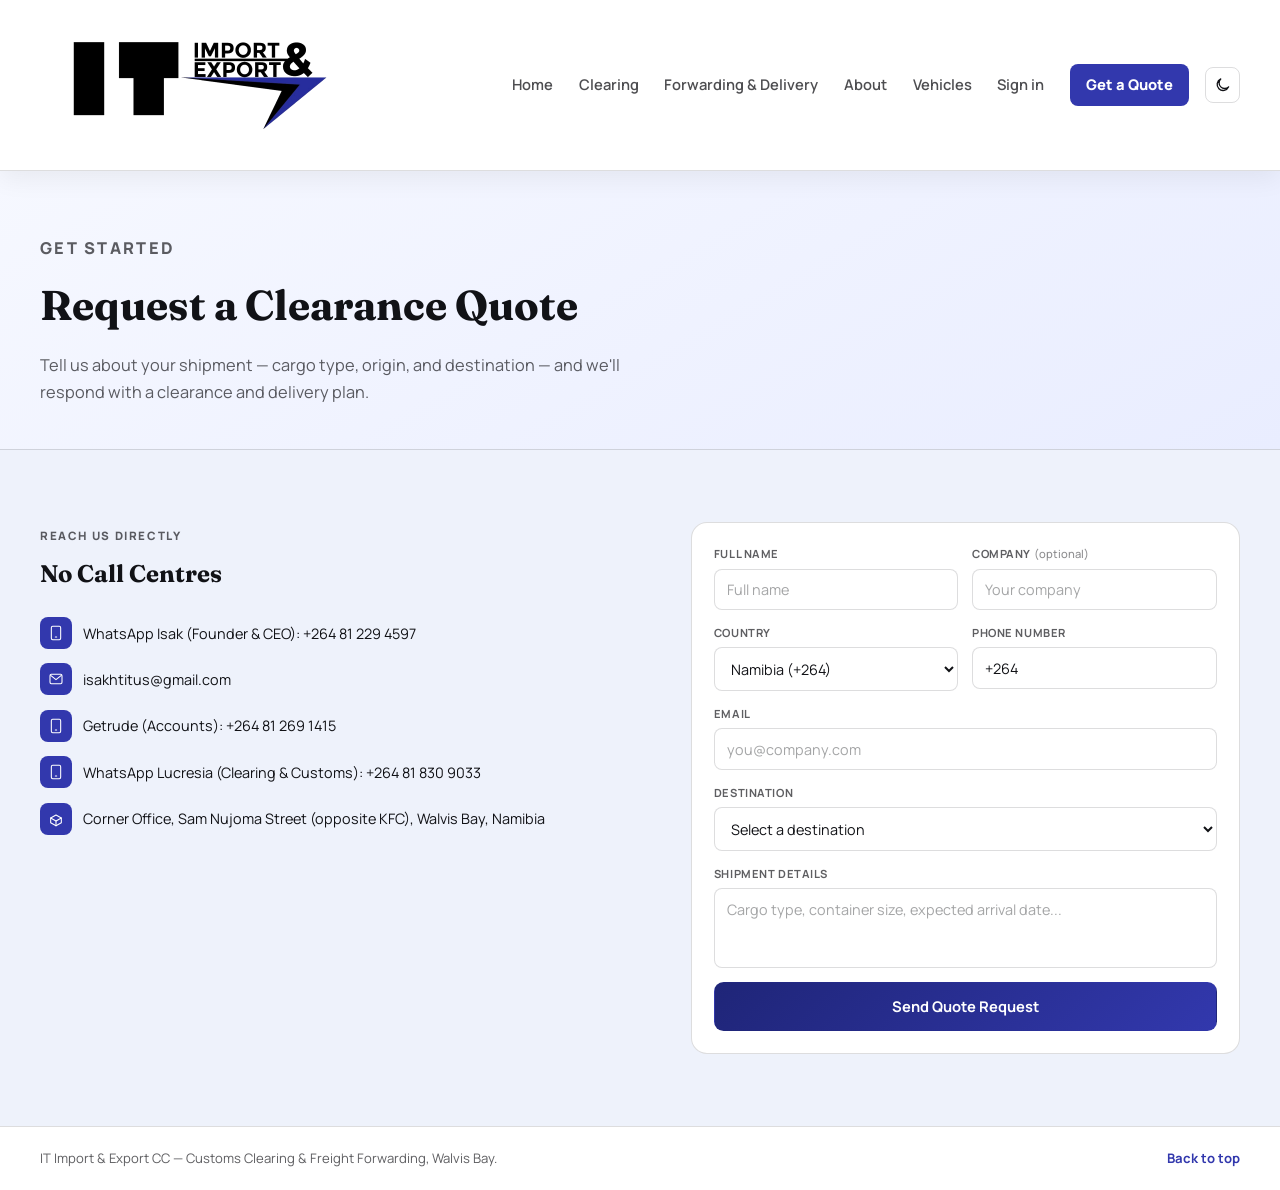
<file: contact.html>
<!DOCTYPE html>
<html lang="en">
<head>
  <meta charset="UTF-8" />
  <meta name="viewport" content="width=device-width, initial-scale=1.0" />
  <title>Contact &amp; Request a Quote — IT Import &amp; Export CC</title>
  <meta name="description" content="Request a customs clearing, freight forwarding, or delivery quote from IT Import & Export CC in Walvis Bay, Namibia." />
  <link rel="preconnect" href="https://fonts.googleapis.com" />
  <link href="https://fonts.googleapis.com/css2?family=Manrope:wght@400;500;600;700;800&family=Fraunces:opsz,wght@9..144,500;9..144,700&display=swap" rel="stylesheet" />
  <link rel="stylesheet" href="/styles.v2.css?v=billing6" />
  <script>/* Theme before first paint: saved choice, else the system setting. */
  (function(){var t;try{t=localStorage.getItem('iti-theme');}catch(e){}if(t!=='light'&&t!=='dark')t=window.matchMedia&&matchMedia('(prefers-color-scheme: dark)').matches?'dark':'light';document.documentElement.setAttribute('data-theme',t);})();</script>
</head>
<body>

  <header class="cl-header">
    <div class="cl-shell cl-header-inner">
      <a href="/" class="cl-logo" aria-label="IT Import and Export CC home">
        <img src="/assets/it-import-export-logo.jpeg" alt="IT Import and Export logo" class="cl-logo-img" />
      </a>
      <nav class="cl-nav">
        <a href="/">Home</a>
        <a href="/clearing">Clearing</a>
        <a href="/forwarding">Forwarding &amp; Delivery</a>
        <a href="/about">About</a>
        <a href="/vehicles">Vehicles</a>
        <a href="/account" class="cl-account-link">Sign in</a>
        <a href="/contact" class="cl-nav-cta">Get a Quote</a>
      </nav>
      <button type="button" class="cl-theme-toggle" aria-label="Switch light or dark theme" title="Light / dark"><svg class="cl-icon-moon" viewBox="0 0 24 24" aria-hidden="true"><path d="M20 14.8A8.2 8.2 0 1 1 9.2 4a6.6 6.6 0 0 0 10.8 10.8Z"/></svg><svg class="cl-icon-sun" viewBox="0 0 24 24" aria-hidden="true"><circle cx="12" cy="12" r="4.2"/><path d="M12 2.5v3M12 18.5v3M4.2 4.2l2.1 2.1M17.7 17.7l2.1 2.1M2.5 12h3M18.5 12h3M4.2 19.8l2.1-2.1M17.7 6.3l2.1-2.1"/></svg></button>
      <button type="button" class="cl-menu-btn" aria-label="Toggle menu"><span></span><span></span><span></span></button>
    </div>
  </header>
  <div class="cl-nav-backdrop" aria-hidden="true"></div>

  <section class="cl-page-banner">
    <div class="cl-shell">
      <p class="cl-eyebrow">Get Started</p>
      <h1>Request a Clearance Quote</h1>
      <p>Tell us about your shipment — cargo type, origin, and destination — and we'll respond with a clearance and delivery plan.</p>
    </div>
  </section>

  <section class="cl-contact">
    <div class="cl-shell cl-contact-grid">
      <div>
        <p class="cl-eyebrow">Reach Us Directly</p>
        <h2>No Call Centres</h2>
        <div class="cl-contact-details">
          <div class="cl-contact-item">
            <span class="cl-tile cl-tile-sm"><svg viewBox="0 0 24 24"><path d="M17 2H7a2 2 0 0 0-2 2v16a2 2 0 0 0 2 2h10a2 2 0 0 0 2-2V4a2 2 0 0 0-2-2Z"/><path d="M11 18h2"/></svg></span>
            <a href="https://wa.me/264812294597">WhatsApp Isak (Founder &amp; CEO): +264 81 229 4597</a>
          </div>
          <div class="cl-contact-item">
            <span class="cl-tile cl-tile-sm"><svg viewBox="0 0 24 24"><rect x="3" y="5" width="18" height="14" rx="2"/><path d="M4 6.5l8 6.5 8-6.5"/></svg></span>
            <span>isakhtitus@gmail.com</span>
          </div>
          <div class="cl-contact-item">
            <span class="cl-tile cl-tile-sm"><svg viewBox="0 0 24 24"><path d="M17 2H7a2 2 0 0 0-2 2v16a2 2 0 0 0 2 2h10a2 2 0 0 0 2-2V4a2 2 0 0 0-2-2Z"/><path d="M11 18h2"/></svg></span>
            <a href="https://wa.me/264812691415">Getrude (Accounts): +264 81 269 1415</a>
          </div>
          <div class="cl-contact-item">
            <span class="cl-tile cl-tile-sm"><svg viewBox="0 0 24 24"><path d="M17 2H7a2 2 0 0 0-2 2v16a2 2 0 0 0 2 2h10a2 2 0 0 0 2-2V4a2 2 0 0 0-2-2Z"/><path d="M11 18h2"/></svg></span>
            <a href="https://wa.me/264818309033">WhatsApp Lucresia (Clearing &amp; Customs): +264 81 830 9033</a>
          </div>
          <div class="cl-contact-item">
            <span class="cl-tile cl-tile-sm"><svg viewBox="0 0 24 24"><path d="M4 10.5 12 6l8 4.5v7L12 22l-8-4.5v-7Z"/><path d="M4 10.5 12 15l8-4.5"/><path d="M12 15v7"/></svg></span>
            <span>Corner Office, Sam Nujoma Street (opposite KFC), Walvis Bay, Namibia</span>
          </div>
        </div>
      </div>
      <form class="cl-form" id="cl-quote-form">
        <div class="cl-form-row">
          <div class="cl-form-group">
            <label for="cl-contact-name">Full Name</label>
            <input id="cl-contact-name" type="text" placeholder="Full name" required />
          </div>
          <div class="cl-form-group">
            <label for="cl-company">Company <span class="cl-optional">(optional)</span></label>
            <input id="cl-company" type="text" placeholder="Your company" />
          </div>
        </div>
        <div class="cl-form-row">
          <div class="cl-form-group">
            <label for="cl-country">Country</label>
            <select id="cl-country" autocomplete="country-name"></select>
          </div>
          <div class="cl-form-group">
            <label for="cl-phone">Phone Number</label>
            <input id="cl-phone" type="tel" autocomplete="tel" placeholder="+264 81 000 0000" required />
          </div>
        </div>
        <div class="cl-form-group">
          <label for="cl-email">Email</label>
          <input id="cl-email" type="email" placeholder="you@company.com" required />
        </div>
        <div class="cl-form-group">
          <label for="cl-destination-2">Destination</label>
          <select id="cl-destination-2" required>
            <option value="">Select a destination</option>
            <optgroup label="Namibia">
              <option>Walvis Bay</option>
              <option>Swakopmund</option>
              <option>Windhoek</option>
            </optgroup>
            <optgroup label="Cross-border">
              <option>Botswana</option>
              <option>Zambia</option>
              <option>Angola</option>
            </optgroup>
            <option>Other</option>
          </select>
        </div>
        <div class="cl-form-group">
          <label for="cl-details">Shipment Details</label>
          <textarea id="cl-details" rows="3" placeholder="Cargo type, container size, expected arrival date..."></textarea>
        </div>
        <p class="cl-form-status" role="status" hidden></p>
        <button type="submit" class="btn btn-primary btn-full">Send Quote Request</button>
      </form>
    </div>
  </section>

  <footer class="cl-footer">
    <div class="cl-shell cl-footer-inner">
      <p>IT Import &amp; Export CC — Customs Clearing &amp; Freight Forwarding, Walvis Bay.</p>
      <a href="/">Back to top</a>
    </div>
  </footer>

  <script src="/assets/countries.js?v=billing6"></script>
  <script src="/main.js?v=billing6"></script>
</body>
</html>
</file>
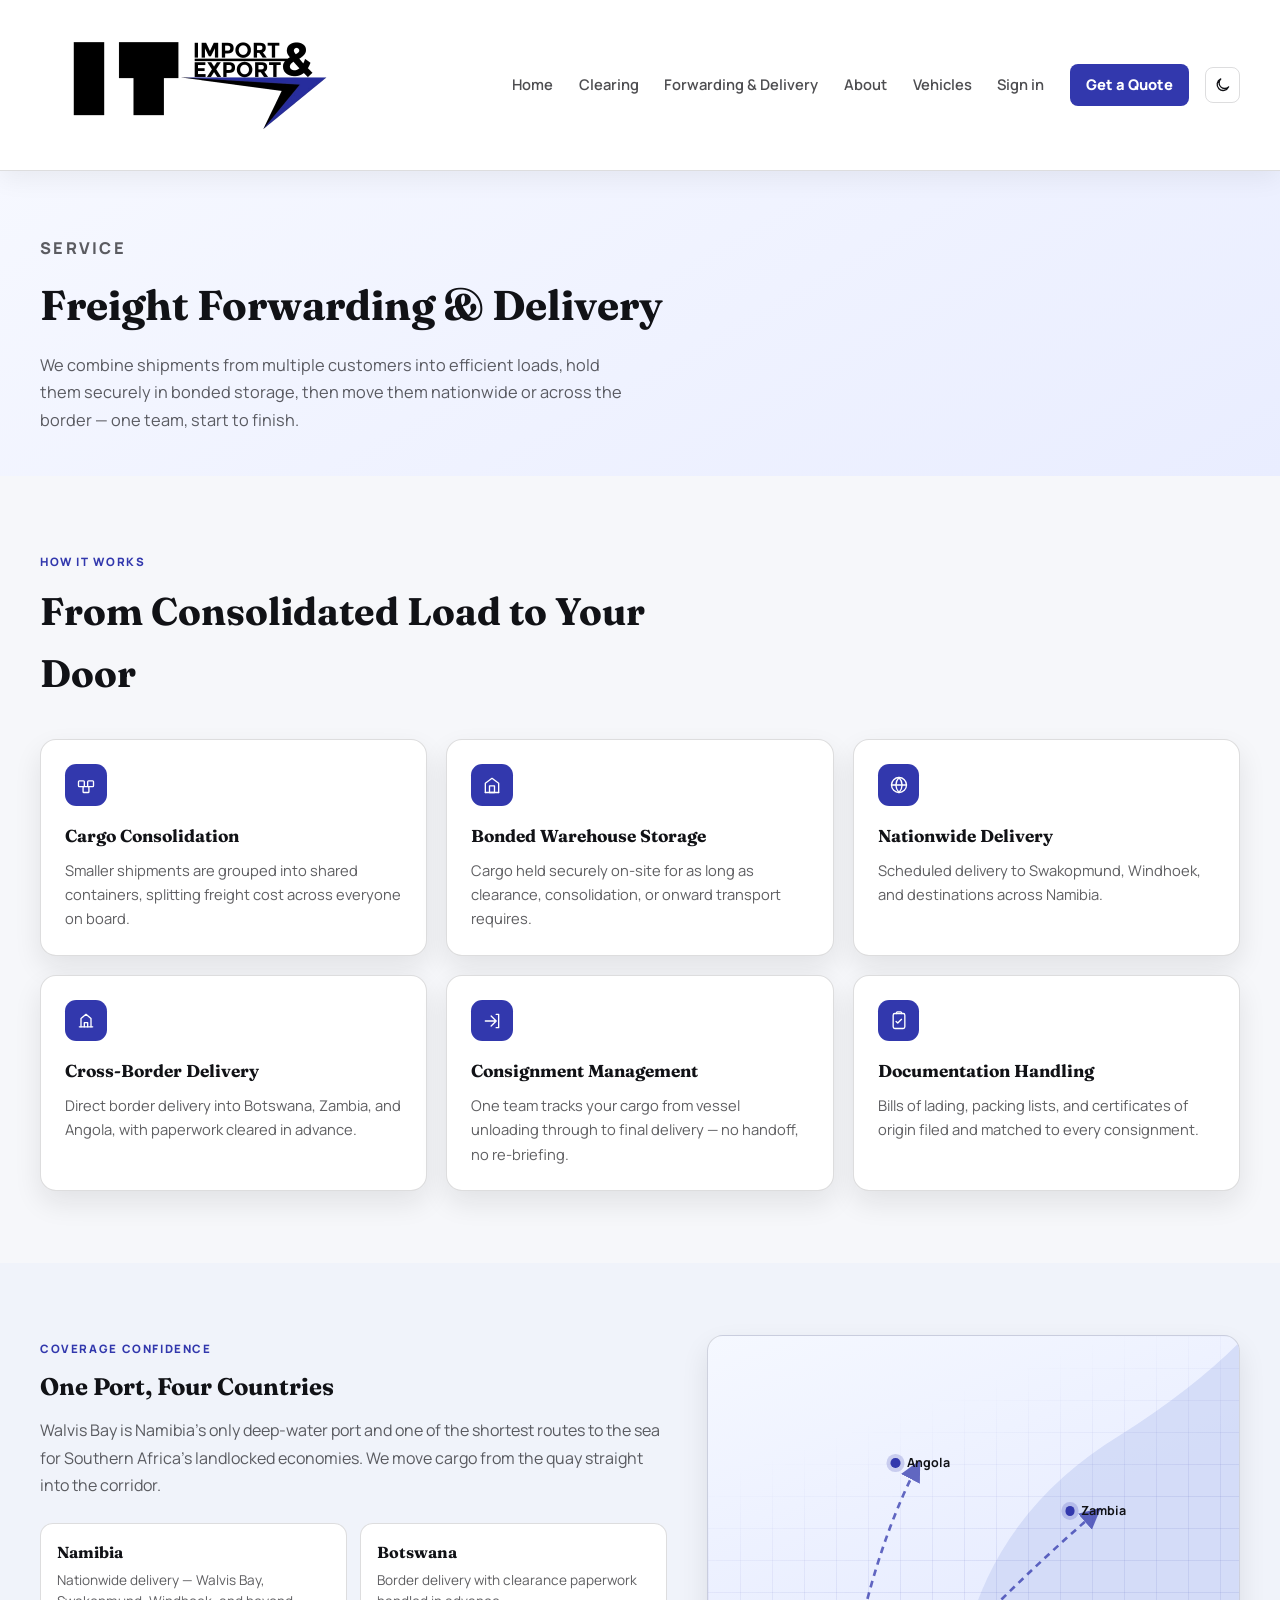
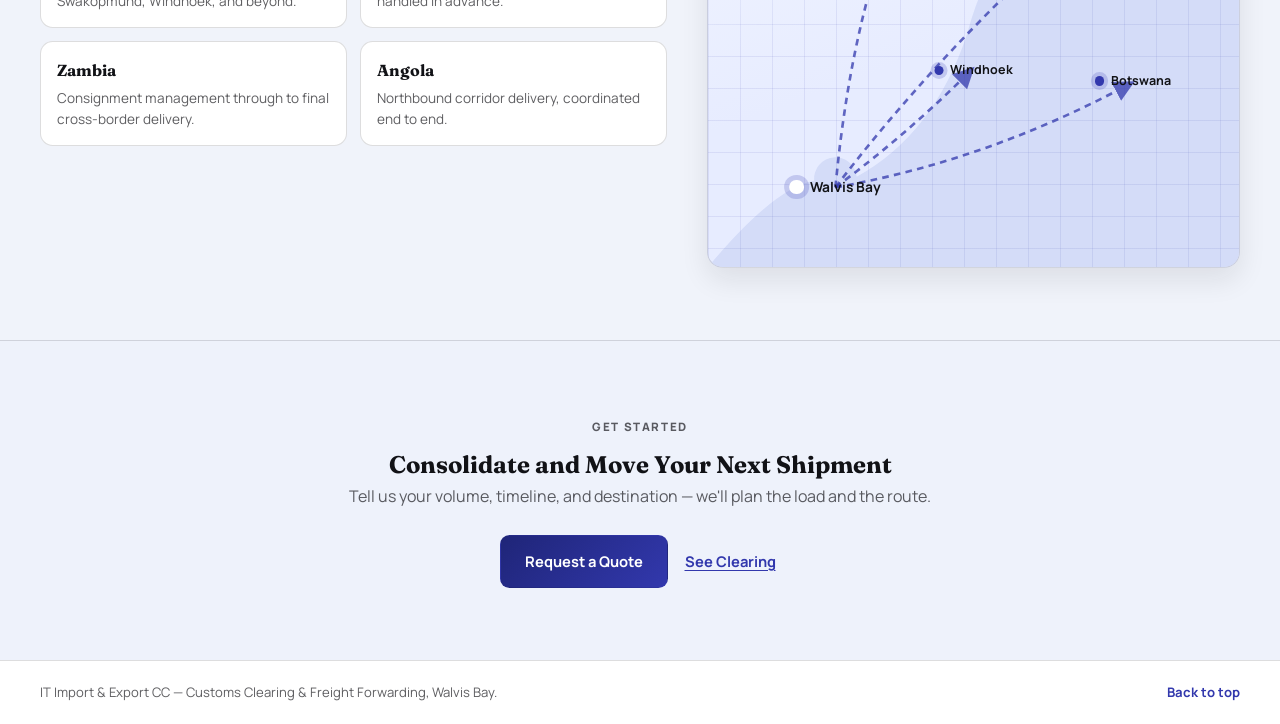
<file: forwarding.html>
<!DOCTYPE html>
<html lang="en">
<head>
  <meta charset="UTF-8" />
  <meta name="viewport" content="width=device-width, initial-scale=1.0" />
  <title>Freight Forwarding &amp; Delivery — IT Import &amp; Export CC</title>
  <meta name="description" content="Freight forwarding and delivery out of Walvis Bay — consolidation, bonded storage, and nationwide plus cross-border delivery into Botswana, Zambia, and Angola." />
  <link rel="preconnect" href="https://fonts.googleapis.com" />
  <link href="https://fonts.googleapis.com/css2?family=Manrope:wght@400;500;600;700;800&family=Fraunces:opsz,wght@9..144,500;9..144,700&display=swap" rel="stylesheet" />
  <link rel="stylesheet" href="/styles.v2.css?v=billing6" />
  <script>/* Theme before first paint: saved choice, else the system setting. */
  (function(){var t;try{t=localStorage.getItem('iti-theme');}catch(e){}if(t!=='light'&&t!=='dark')t=window.matchMedia&&matchMedia('(prefers-color-scheme: dark)').matches?'dark':'light';document.documentElement.setAttribute('data-theme',t);})();</script>
</head>
<body>

  <header class="cl-header">
    <div class="cl-shell cl-header-inner">
      <a href="/" class="cl-logo" aria-label="IT Import and Export CC home">
        <img src="/assets/it-import-export-logo.jpeg" alt="IT Import and Export logo" class="cl-logo-img" />
      </a>
      <nav class="cl-nav">
        <a href="/">Home</a>
        <a href="/clearing">Clearing</a>
        <a href="/forwarding">Forwarding &amp; Delivery</a>
        <a href="/about">About</a>
        <a href="/vehicles">Vehicles</a>
        <a href="/account" class="cl-account-link">Sign in</a>
        <a href="/contact" class="cl-nav-cta">Get a Quote</a>
      </nav>
      <button type="button" class="cl-theme-toggle" aria-label="Switch light or dark theme" title="Light / dark"><svg class="cl-icon-moon" viewBox="0 0 24 24" aria-hidden="true"><path d="M20 14.8A8.2 8.2 0 1 1 9.2 4a6.6 6.6 0 0 0 10.8 10.8Z"/></svg><svg class="cl-icon-sun" viewBox="0 0 24 24" aria-hidden="true"><circle cx="12" cy="12" r="4.2"/><path d="M12 2.5v3M12 18.5v3M4.2 4.2l2.1 2.1M17.7 17.7l2.1 2.1M2.5 12h3M18.5 12h3M4.2 19.8l2.1-2.1M17.7 6.3l2.1-2.1"/></svg></button>
      <button type="button" class="cl-menu-btn" aria-label="Toggle menu"><span></span><span></span><span></span></button>
    </div>
  </header>
  <div class="cl-nav-backdrop" aria-hidden="true"></div>

  <section class="cl-page-banner">
    <div class="cl-shell">
      <p class="cl-eyebrow">Service</p>
      <h1>Freight Forwarding &amp; Delivery</h1>
      <p>We combine shipments from multiple customers into efficient loads, hold them securely in bonded storage, then move them nationwide or across the border — one team, start to finish.</p>
    </div>
  </section>

  <section class="cl-section">
    <div class="cl-shell">
      <header class="cl-section-head">
        <p class="cl-eyebrow">How It Works</p>
        <h2>From Consolidated Load to Your Door</h2>
      </header>
      <div class="cl-service-grid">
        <article class="cl-service-card">
          <div class="cl-tile"><svg viewBox="0 0 24 24"><rect x="3" y="7" width="7" height="7" rx="1"/><rect x="14" y="7" width="7" height="7" rx="1"/><rect x="8.5" y="14" width="7" height="7" rx="1"/></svg></div>
          <h3>Cargo Consolidation</h3>
          <p>Smaller shipments are grouped into shared containers, splitting freight cost across everyone on board.</p>
        </article>
        <article class="cl-service-card">
          <div class="cl-tile"><svg viewBox="0 0 24 24"><path d="M4 21V10l8-6 8 6v11"/><path d="M4 21h16"/><rect x="9" y="13" width="6" height="8"/></svg></div>
          <h3>Bonded Warehouse Storage</h3>
          <p>Cargo held securely on-site for as long as clearance, consolidation, or onward transport requires.</p>
        </article>
        <article class="cl-service-card">
          <div class="cl-tile"><svg viewBox="0 0 24 24"><circle cx="12" cy="12" r="9"/><path d="M3 12h18"/><path d="M12 3c2.4 2.6 3.7 5.8 3.7 9s-1.3 6.4-3.7 9c-2.4-2.6-3.7-5.8-3.7-9s1.3-6.4 3.7-9Z"/></svg></div>
          <h3>Nationwide Delivery</h3>
          <p>Scheduled delivery to Swakopmund, Windhoek, and destinations across Namibia.</p>
        </article>
        <article class="cl-service-card">
          <div class="cl-tile"><svg viewBox="0 0 24 24"><path d="M4 19h16"/><path d="M6 19V9l6-5 6 5v10"/><path d="M10 19v-5h4v5"/></svg></div>
          <h3>Cross-Border Delivery</h3>
          <p>Direct border delivery into Botswana, Zambia, and Angola, with paperwork cleared in advance.</p>
        </article>
        <article class="cl-service-card">
          <div class="cl-tile"><svg viewBox="0 0 24 24"><path d="M4 12h11M11 6l6 6-6 6"/><path d="M17 4h3v16h-3"/></svg></div>
          <h3>Consignment Management</h3>
          <p>One team tracks your cargo from vessel unloading through to final delivery — no handoff, no re-briefing.</p>
        </article>
        <article class="cl-service-card">
          <div class="cl-tile"><svg viewBox="0 0 24 24"><rect x="5" y="3" width="14" height="18" rx="2"/><path d="M9 3V2a1 1 0 0 1 1-1h4a1 1 0 0 1 1 1v1"/><path d="M8.5 12.5l2 2 4.5-4.5"/></svg></div>
          <h3>Documentation Handling</h3>
          <p>Bills of lading, packing lists, and certificates of origin filed and matched to every consignment.</p>
        </article>
      </div>
    </div>
  </section>

  <section class="cl-section cl-section-alt">
    <div class="cl-shell cl-corridor-grid">
      <div>
        <p class="cl-eyebrow">Coverage Confidence</p>
        <h2>One Port, Four Countries</h2>
        <p class="cl-section-sub">Walvis Bay is Namibia's only deep-water port and one of the shortest routes to the sea for Southern Africa's landlocked economies. We move cargo from the quay straight into the corridor.</p>
        <div class="cl-corridor-list">
          <article><h3>Namibia</h3><p>Nationwide delivery — Walvis Bay, Swakopmund, Windhoek, and beyond.</p></article>
          <article><h3>Botswana</h3><p>Border delivery with clearance paperwork handled in advance.</p></article>
          <article><h3>Zambia</h3><p>Consignment management through to final cross-border delivery.</p></article>
          <article><h3>Angola</h3><p>Northbound corridor delivery, coordinated end to end.</p></article>
        </div>
      </div>
      <div class="cl-map-card" aria-label="Schematic coverage map: coastline at Walvis Bay with routes inland to Windhoek, Botswana, Zambia, and Angola">
        <svg class="cl-map-land" viewBox="0 0 400 400" preserveAspectRatio="none" aria-hidden="true">
          <path d="M0,400 Q50,340 80,335 A16,16 0 0 1 112,332 Q170,300 195,225 Q220,130 310,75 Q365,40 400,5 L400,400 Z" fill="#cfd8f7" opacity="0.78" />
        </svg>
        <div class="cl-map-grid"></div>
        <svg class="cl-map-routes" viewBox="0 0 400 400" preserveAspectRatio="none" aria-hidden="true">
          <defs>
            <marker id="cl-arrow" markerWidth="9" markerHeight="9" refX="6" refY="4" orient="auto">
              <path d="M0,0 L8,4 L0,8 Z" fill="currentColor" />
            </marker>
          </defs>
          <path class="cl-map-route" d="M96,340 Q150,300 198,252" marker-end="url(#cl-arrow)" />
          <path class="cl-map-route" d="M96,340 Q210,320 318,262" marker-end="url(#cl-arrow)" />
          <path class="cl-map-route" d="M96,340 Q180,230 293,132" marker-end="url(#cl-arrow)" />
          <path class="cl-map-route" d="M96,340 Q110,190 158,97" marker-end="url(#cl-arrow)" />
        </svg>
        <span class="cl-map-point cl-map-point-origin cl-pt-walvisbay"><span class="cl-map-dot"></span>Walvis Bay</span>
        <span class="cl-map-point cl-pt-windhoek"><span class="cl-map-dot"></span>Windhoek</span>
        <span class="cl-map-point cl-pt-botswana"><span class="cl-map-dot"></span>Botswana</span>
        <span class="cl-map-point cl-pt-zambia"><span class="cl-map-dot"></span>Zambia</span>
        <span class="cl-map-point cl-pt-angola"><span class="cl-map-dot"></span>Angola</span>
      </div>
    </div>
  </section>

  <section class="cl-contact cl-cta-banner">
    <div class="cl-shell">
      <p class="cl-eyebrow">Get Started</p>
      <h2>Consolidate and Move Your Next Shipment</h2>
      <p>Tell us your volume, timeline, and destination — we'll plan the load and the route.</p>
      <div class="cl-hero-actions cl-cta-actions">
        <a href="/contact" class="btn btn-primary">Request a Quote</a>
        <a href="/clearing" class="btn btn-tertiary">See Clearing</a>
      </div>
    </div>
  </section>

  <footer class="cl-footer">
    <div class="cl-shell cl-footer-inner">
      <p>IT Import &amp; Export CC — Customs Clearing &amp; Freight Forwarding, Walvis Bay.</p>
      <a href="/">Back to top</a>
    </div>
  </footer>

  <script src="/main.js?v=billing6"></script>
</body>
</html>
</file>
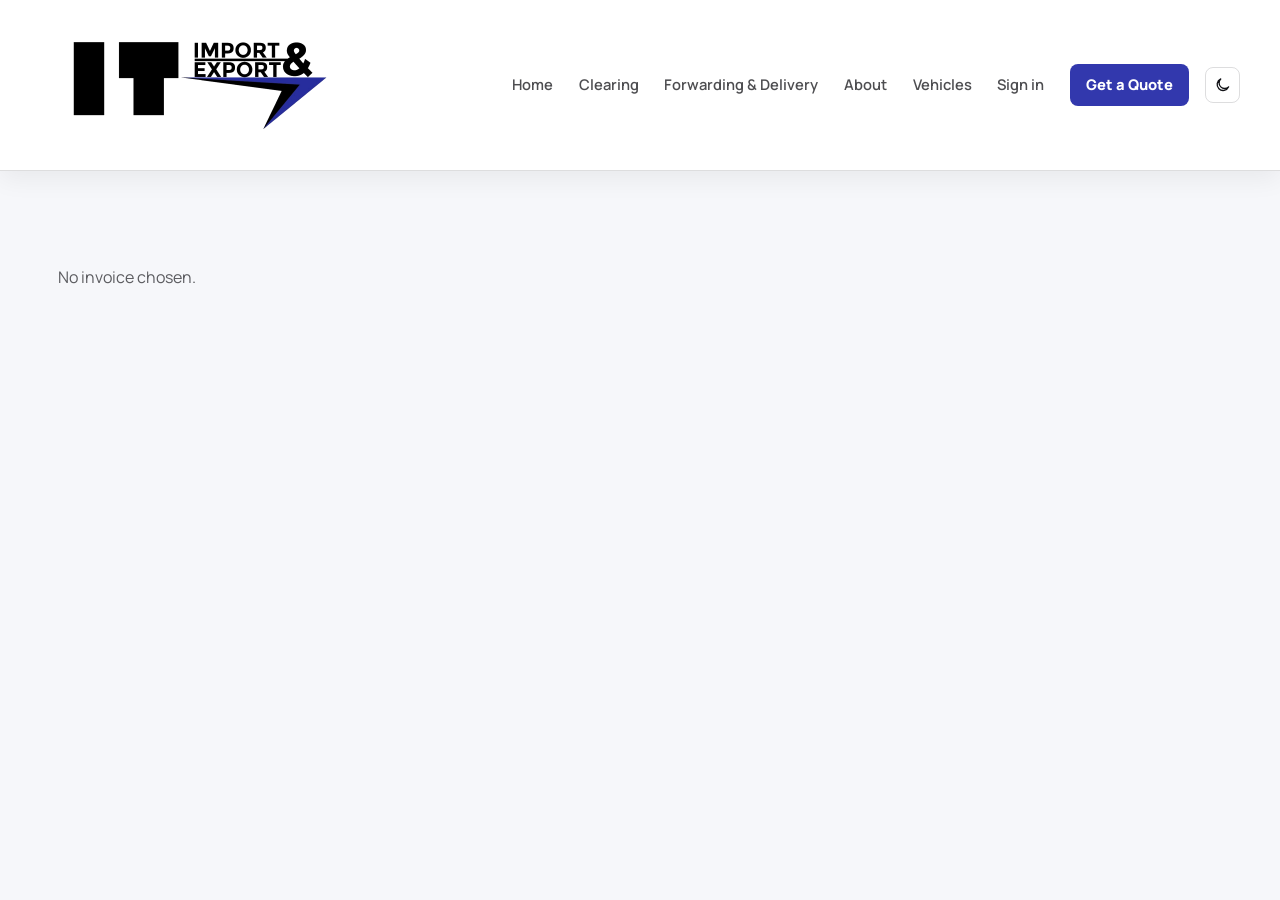
<file: invoice.html>
<!DOCTYPE html>
<html lang="en">
<head>
  <meta charset="UTF-8" />
  <meta name="viewport" content="width=device-width, initial-scale=1.0" />
  <title>Invoice — IT Import &amp; Export CC</title>
  <meta name="robots" content="noindex" />
  <link rel="preconnect" href="https://fonts.googleapis.com" />
  <link href="https://fonts.googleapis.com/css2?family=Manrope:wght@400;500;600;700;800&family=Fraunces:opsz,wght@9..144,500;9..144,700&display=swap" rel="stylesheet" />
  <link rel="stylesheet" href="/styles.v2.css?v=billing6" />
  <script>/* Theme before first paint: saved choice, else the system setting. */
  (function(){var t;try{t=localStorage.getItem('iti-theme');}catch(e){}if(t!=='light'&&t!=='dark')t=window.matchMedia&&matchMedia('(prefers-color-scheme: dark)').matches?'dark':'light';document.documentElement.setAttribute('data-theme',t);})();</script>
</head>
<body>

  <header class="cl-header">
    <div class="cl-shell cl-header-inner">
      <a href="/" class="cl-logo" aria-label="IT Import and Export CC home">
        <img src="/assets/it-import-export-logo.jpeg" alt="IT Import and Export logo" class="cl-logo-img" />
      </a>
      <nav class="cl-nav">
        <a href="/">Home</a>
        <a href="/clearing">Clearing</a>
        <a href="/forwarding">Forwarding &amp; Delivery</a>
        <a href="/about">About</a>
        <a href="/vehicles">Vehicles</a>
        <a href="/account" class="cl-account-link">Sign in</a>
        <a href="/contact" class="cl-nav-cta">Get a Quote</a>
      </nav>
      <button type="button" class="cl-theme-toggle" aria-label="Switch light or dark theme" title="Light / dark"><svg class="cl-icon-moon" viewBox="0 0 24 24" aria-hidden="true"><path d="M20 14.8A8.2 8.2 0 1 1 9.2 4a6.6 6.6 0 0 0 10.8 10.8Z"/></svg><svg class="cl-icon-sun" viewBox="0 0 24 24" aria-hidden="true"><circle cx="12" cy="12" r="4.2"/><path d="M12 2.5v3M12 18.5v3M4.2 4.2l2.1 2.1M17.7 17.7l2.1 2.1M2.5 12h3M18.5 12h3M4.2 19.8l2.1-2.1M17.7 6.3l2.1-2.1"/></svg></button>
      <button type="button" class="cl-menu-btn" aria-label="Toggle menu"><span></span><span></span><span></span></button>
    </div>
  </header>
  <div class="cl-nav-backdrop" aria-hidden="true"></div>

  <section class="cl-section">
    <div class="cl-shell">
      <p class="cl-loading" id="inv-loading">Loading…</p>
      <p class="cl-table-empty" id="inv-error" hidden></p>

      <div id="inv-app" hidden>
        <div class="cl-invoice-bar">
          <a href="/admin#invoices" class="btn btn-outline">← All invoices</a>
          <span class="cl-spacer"></span>
          <p class="cl-form-status" id="inv-status" role="status" hidden></p>
          <button type="button" class="btn btn-outline" id="inv-paid"></button>
          <button type="button" class="btn btn-danger" id="inv-void">Cancel invoice</button>
          <button type="button" class="btn btn-primary" id="inv-print">Print or save as PDF</button>
        </div>

        <article class="cl-invoice" aria-label="Invoice">
          <div class="cl-invoice-head">
            <div>
              <img src="/assets/it-import-export-logo.jpeg" alt="IT Import and Export" />
            </div>
            <div class="cl-invoice-title">
              <h1>INVOICE</h1>
              <p id="inv-number"></p>
              <span class="cl-invoice-stamp" id="inv-stamp"></span>
            </div>
          </div>

          <div class="cl-invoice-parties">
            <div>
              <h2>From</h2>
              <p id="inv-from"></p>
            </div>
            <div>
              <h2>Bill to</h2>
              <p id="inv-to"></p>
              <dl class="cl-invoice-dates" style="margin-top:0.9rem">
                <dt>Invoice date</dt><dd id="inv-issue"></dd>
                <dt>Due date</dt><dd id="inv-due"></dd>
              </dl>
            </div>
          </div>

          <div class="cl-invoice-wrap">
            <table class="cl-invoice-table">
              <thead><tr><th>Description</th><th class="r">Qty</th><th class="r">Unit price</th><th class="r">Amount</th></tr></thead>
              <tbody id="inv-lines"></tbody>
            </table>
          </div>

          <dl class="cl-invoice-sum">
            <dt>Subtotal</dt><dd id="inv-sub"></dd>
            <dt id="inv-vat-label">VAT</dt><dd id="inv-vat"></dd>
            <dt class="grand">Total due</dt><dd class="grand" id="inv-total"></dd>
          </dl>

          <div class="cl-invoice-foot">
            <p id="inv-notes" hidden></p>
            <p id="inv-bank" hidden></p>
            <p>Thank you for your business.</p>
          </div>
        </article>
      </div>
    </div>
  </section>

  <script src="/main.js?v=billing6"></script>
  <script>
  (() => {
    const $ = (s) => document.querySelector(s);
    const id = new URLSearchParams(location.search).get("id");
    let currency = "N$";
    let voidArmed = false;
    let current = null;
    const money = (c) => `${currency} ${(c / 100).toLocaleString("en-US", { minimumFractionDigits: 2, maximumFractionDigits: 2 })}`;
    const longDate = (iso) => new Date(iso + "T00:00:00").toLocaleDateString("en-GB", { day: "numeric", month: "long", year: "numeric" });

    function showError(message, signIn) {
      $("#inv-loading").hidden = true;
      $("#inv-app").hidden = true;
      const box = $("#inv-error");
      box.textContent = message + " ";
      if (signIn) {
        const a = document.createElement("a");
        a.href = "/admin";
        a.className = "cl-linkbtn";
        a.textContent = "Sign in to the admin page";
        box.append(a);
      }
      box.hidden = false;
    }

    async function load() {
      if (!id) return showError("No invoice chosen.");
      try {
        const { invoice: inv, lines, business: biz, today } = await ITIE.post("admin_invoice", { id });
        current = inv;
        currency = biz.currency || currency;
        document.title = `${inv.number} — ${biz.name}`;
        $("#inv-number").textContent = inv.number;
        const overdue = inv.status === "unpaid" && inv.due_date < today;
        const stamp = overdue ? "overdue" : inv.status;
        $("#inv-stamp").className = `cl-invoice-stamp ${stamp}`;
        $("#inv-stamp").textContent = { paid: "Paid", void: "Cancelled", overdue: "Overdue", unpaid: "Unpaid" }[stamp];

        $("#inv-from").textContent = [biz.name, biz.address, biz.phone, biz.email, biz.vat_number ? `VAT no. ${biz.vat_number}` : ""].filter(Boolean).join("\n");
        $("#inv-to").textContent = [inv.bill_name, inv.bill_company, inv.bill_address, inv.bill_phone, inv.bill_email].filter(Boolean).join("\n");
        $("#inv-issue").textContent = longDate(inv.issue_date);
        $("#inv-due").textContent = longDate(inv.due_date);

        const body = $("#inv-lines");
        body.replaceChildren();
        lines.forEach((l) => {
          const tr = document.createElement("tr");
          [[l.description, ""], [String(l.qty), "r"], [money(l.unit_cents), "r"], [money(l.line_cents), "r"]].forEach(([text, cls]) => {
            const td = document.createElement("td");
            td.textContent = text;
            if (cls) td.className = cls;
            tr.append(td);
          });
          body.append(tr);
        });
        $("#inv-sub").textContent = money(inv.subtotal_cents);
        $("#inv-vat-label").textContent = `VAT ${+inv.vat_rate}%`;
        $("#inv-vat").textContent = money(inv.vat_cents);
        $("#inv-total").textContent = money(inv.total_cents);
        $("#inv-notes").textContent = inv.notes;
        $("#inv-notes").hidden = !inv.notes;
        $("#inv-bank").textContent = biz.bank ? `Pay to: ${biz.bank}\nReference: ${inv.number}` : "";
        $("#inv-bank").hidden = !biz.bank;

        $("#inv-paid").textContent = inv.status === "paid" ? "Mark as unpaid" : "Mark as paid";
        $("#inv-paid").hidden = inv.status === "void";
        $("#inv-void").hidden = inv.status === "void";
        voidArmed = false;
        $("#inv-void").textContent = "Cancel invoice";

        $("#inv-loading").hidden = true;
        $("#inv-app").hidden = false;
      } catch (err) {
        showError(err.message, /sign in|admins only/i.test(err.message));
      }
    }

    function status(message, kind) {
      const s = $("#inv-status");
      s.textContent = message;
      s.className = "cl-form-status" + (kind ? ` is-${kind}` : "");
      s.hidden = !message;
    }

    async function setStatus(next, done) {
      try {
        await ITIE.post("admin_invoice_status", { id, status: next });
        await load();
        status(done, "ok");
      } catch (err) {
        status(err.message, "error");
      }
    }

    $("#inv-paid").addEventListener("click", () =>
      current.status === "paid" ? setStatus("unpaid", "Marked as unpaid.") : setStatus("paid", "Marked as paid."));

    $("#inv-void").addEventListener("click", () => {
      // Two clicks: the first one asks, the second one cancels.
      if (!voidArmed) {
        voidArmed = true;
        $("#inv-void").textContent = "Click again to cancel it";
        return;
      }
      setStatus("void", "Invoice cancelled. Any items on it are back in stock.");
    });

    $("#inv-print").addEventListener("click", () => window.print());
    load();
  })();
  </script>
</body>
</html>
</file>
<file: styles.v2.css>
/* ===== TOKENS ===== */
:root {
  --navy: #111216;
  --navy-2: #1f2578;
  --navy-3: #3238ad;
  --amber: #3238ad;
  --amber-2: #4d56da;
  --sand: #f6f7fa;
  --text: #111216;
  --muted: rgba(17, 18, 22, 0.68);
  --line: rgba(17, 18, 22, 0.14);
  --card: #ffffff;
  --shadow: 0 12px 28px rgba(17, 18, 22, 0.09);
  --surface: #ffffff;
  --accent-solid: #3238ad;
}

* { margin: 0; padding: 0; box-sizing: border-box; }
html { scroll-behavior: smooth; }

body {
  background: var(--sand);
  color: var(--text);
  font-family: 'Manrope', 'Segoe UI', sans-serif;
  line-height: 1.6;
}

h1, h2, h3 {
  font-family: 'Fraunces', Georgia, serif;
  color: var(--navy);
}

a { text-decoration: none; color: inherit; }

.cl-shell {
  width: min(1200px, calc(100% - 3rem));
  margin: 0 auto;
}

.cl-eyebrow {
  display: inline-block;
  font-size: 0.72rem;
  font-weight: 800;
  letter-spacing: 0.14em;
  text-transform: uppercase;
  color: var(--amber);
  margin-bottom: 0.6rem;
}

.btn {
  display: inline-flex;
  align-items: center;
  justify-content: center;
  padding: 0.85rem 1.5rem;
  border-radius: 0.6rem;
  font-weight: 700;
  font-size: 0.92rem;
  border: 1.5px solid transparent;
  transition: transform 0.15s ease, box-shadow 0.15s ease, background 0.2s ease;
}

.btn-primary {
  background: linear-gradient(135deg, var(--navy-2), var(--navy-3));
  color: #fff;
}
.btn-primary:hover { transform: translateY(-2px); box-shadow: 0 10px 20px rgba(50, 56, 173, 0.34); }

.btn-outline {
  border-color: rgba(50, 56, 173, 0.45);
  color: var(--navy-3);
}
.btn-outline:hover {
  border-color: var(--navy-3);
  background: var(--navy-3);
  color: #fff;
  transform: translateY(-2px);
}

.btn-tertiary {
  color: var(--navy-3);
  padding: 0.85rem 0.2rem;
  text-decoration: underline;
  text-underline-offset: 3px;
}
.btn-tertiary:hover { color: var(--navy-2); transform: none; }

.btn-full { width: 100%; }

/* ===== HEADER ===== */
.cl-header {
  position: sticky;
  top: 0;
  z-index: 40;
  background: #fff;
  border-bottom: 1px solid var(--line);
  box-shadow: 0 8px 24px rgba(17, 18, 22, 0.06);
}

.cl-header-inner {
  min-height: 84px;
  display: flex;
  align-items: center;
  justify-content: space-between;
  gap: 1rem;
}

.cl-logo {
  display: inline-flex;
  align-items: center;
  width: clamp(180px, 25vw, 340px);
  min-height: clamp(54px, 7vw, 86px);
}

.cl-logo-img {
  display: block;
  width: 100%;
  height: auto;
  object-fit: contain;
  /* The JPEG has an off-white box and grey edge lines: lift the box to white, trim the edges. */
  filter: brightness(1.03);
  clip-path: inset(0 1%);
}

.cl-nav { display: flex; align-items: center; gap: 1.6rem; }
.cl-nav a {
  color: rgba(17, 18, 22, 0.75);
  font-weight: 600;
  font-size: 0.92rem;
  transition: color 0.2s;
}
.cl-nav a:hover { color: var(--navy-3); }

.cl-nav-cta {
  background: var(--navy-3);
  color: #fff !important;
  padding: 0.55rem 1rem;
  border-radius: 0.5rem;
  font-weight: 800 !important;
}

.cl-menu-btn {
  display: none;
  width: 2.2rem;
  height: 2.2rem;
  border: 1px solid var(--line);
  border-radius: 0.5rem;
  background: transparent;
  padding: 0.35rem;
}
.cl-menu-btn span { display: block; width: 100%; height: 2px; background: var(--text); margin: 0.22rem 0; }

/* ===== DEMO NOTICE ===== */
.cl-demo-notice {
  background: #eef1fb;
  color: rgba(17, 18, 22, 0.78);
  text-align: center;
  padding: 0.6rem 1.2rem;
  font-size: 0.78rem;
  display: flex;
  align-items: center;
  justify-content: center;
  gap: 0.7rem;
  flex-wrap: wrap;
}
.cl-demo-tag {
  background: var(--navy-3);
  color: #fff;
  font-size: 0.62rem;
  font-weight: 800;
  letter-spacing: 0.05em;
  text-transform: uppercase;
  padding: 0.18rem 0.5rem;
  border-radius: 0.2rem;
}
.cl-demo-notice a { color: var(--navy-3); text-decoration: underline; }

/* ===== HOME HERO =====
   Minimalist: one real photo, one dark gradient, the company name and
   nothing else fighting for attention. No stats, no card, no clutter. */
.cl-hero {
  position: relative;
  min-height: 82vh;
  display: flex;
  align-items: center;
  overflow: hidden;
  background: #edf1f8;
}

.cl-hero-bg {
  position: absolute;
  inset: 0;
  z-index: 0;
  background: url("assets/hero-port.jpg") center 62% / cover no-repeat;
  filter: saturate(0.85) brightness(1.06);
}

.cl-hero-overlay {
  position: absolute;
  inset: 0;
  z-index: 1;
  background: linear-gradient(100deg, rgba(246, 249, 255, 0.94) 0%, rgba(246, 249, 255, 0.82) 42%, rgba(246, 249, 255, 0.36) 78%);
}

.cl-hero-content {
  position: relative;
  z-index: 2;
  padding: 4.5rem 0;
}

.cl-hero-name {
  font-family: 'Fraunces', serif;
  font-weight: 700;
  color: var(--navy);
  font-size: clamp(2.8rem, 7vw, 5.6rem);
  line-height: 1;
  letter-spacing: -0.01em;
}
.cl-hero-name em { color: var(--navy-3); font-style: normal; }

.cl-hero-tagline {
  margin: 1.1rem 0 0;
  font-size: clamp(1rem, 1.6vw, 1.2rem);
  color: rgba(17, 18, 22, 0.76);
  font-weight: 500;
  letter-spacing: 0.01em;
}

.cl-hero-cta {
  margin-top: 2rem;
}

/* ===== INNER PAGE BANNER =====
   Compact, consistent header for every non-home page — no photo, just
   the section identity and a one-line description. */
.cl-page-banner {
  background: linear-gradient(150deg, #f6f8ff 0%, #e9edff 100%);
  padding: 3.2rem 0 2.6rem;
}
.cl-page-banner h1 {
  color: var(--navy);
  font-size: clamp(1.9rem, 3.4vw, 2.6rem);
  margin: 0.6rem 0 0;
}
.cl-page-banner p {
  margin: 0.8rem 0 0;
  color: var(--muted);
  font-size: 1.02rem;
  max-width: 60ch;
  line-height: 1.7;
}

.cl-kicker {
  display: inline-block;
  font-size: 0.76rem;
  font-weight: 700;
  letter-spacing: 0.08em;
  text-transform: uppercase;
  color: var(--navy-3);
  background: rgba(50, 56, 173, 0.09);
  border: 1px solid rgba(50, 56, 173, 0.26);
  padding: 0.4rem 0.85rem;
  border-radius: 999px;
}

.cl-hero-actions {
  display: flex;
  flex-wrap: wrap;
  gap: 0.75rem;
  margin-top: 1.4rem;
}

/* ===== SECTIONS ===== */
.cl-section { padding: 4.5rem 0; }
.cl-section-alt { background: #f0f3fa; }

.cl-section-head { max-width: 640px; margin-bottom: 2.2rem; }
.cl-section-head h2 { font-size: clamp(1.7rem, 3vw, 2.4rem); margin: 0; }
.cl-section-sub { margin-top: 0.7rem; color: var(--muted); font-size: 1rem; line-height: 1.7; }

/* Tile icon system: outline rings for services, solid for feature call-outs */
.cl-tile {
  width: 2.6rem;
  height: 2.6rem;
  border-radius: 0.7rem;
  display: inline-flex;
  align-items: center;
  justify-content: center;
  background: var(--navy-3);
  margin-bottom: 1rem;
}
.cl-tile svg {
  width: 1.25rem;
  height: 1.25rem;
  stroke: #fff;
  fill: none;
  stroke-width: 1.6;
  stroke-linecap: round;
  stroke-linejoin: round;
}
.cl-tile-outline {
  background: transparent;
  border: 1.5px solid var(--navy-3);
}
.cl-tile-outline svg { stroke: var(--navy-3); }
.cl-tile-sm {
  width: 2rem;
  height: 2rem;
  border-radius: 0.5rem;
  margin-bottom: 0;
  flex-shrink: 0;
}
.cl-tile-sm svg { width: 1rem; height: 1rem; }

.cl-service-grid {
  display: grid;
  grid-template-columns: repeat(3, minmax(0, 1fr));
  gap: 1.2rem;
}
.cl-service-card {
  background: var(--card);
  border: 1px solid var(--line);
  border-radius: 1rem;
  padding: 1.5rem;
  box-shadow: var(--shadow);
  transition: transform 0.2s ease, box-shadow 0.2s ease;
}
.cl-service-card:hover { transform: translateY(-4px); box-shadow: 0 20px 36px rgba(17, 18, 22, 0.14); }
.cl-service-card h3 { font-size: 1.08rem; margin: 0 0 0.5rem; }
.cl-service-card p { color: var(--muted); font-size: 0.92rem; line-height: 1.65; margin: 0; }
.cl-service-card-link {
  display: inline-flex;
  align-items: center;
  gap: 0.35rem;
  margin-top: 0.9rem;
  font-size: 0.86rem;
  font-weight: 700;
  color: var(--navy-3);
}

/* ===== STATS STRIP ===== */
.cl-stats-strip {
  background: #fff;
  padding: 2.6rem 0;
  border-top: 1px solid var(--line);
  border-bottom: 1px solid var(--line);
}
.cl-stats-grid {
  display: grid;
  grid-template-columns: repeat(4, minmax(0, 1fr));
  gap: 1.2rem;
  text-align: center;
}
.cl-stats-grid div { display: flex; flex-direction: column; }
.cl-stats-grid strong {
  font-family: 'Fraunces', serif;
  font-size: clamp(1.8rem, 3vw, 2.4rem);
  color: var(--navy-3);
  line-height: 1;
}
.cl-stats-grid span {
  margin-top: 0.5rem;
  font-size: 0.84rem;
  color: var(--muted);
  line-height: 1.4;
}

/* ===== TRUSTED BY ===== */
.cl-trusted {
  padding: 3.2rem 0;
  text-align: center;
}
.cl-trusted-label {
  font-size: 0.74rem;
  font-weight: 800;
  letter-spacing: 0.14em;
  text-transform: uppercase;
  color: var(--muted);
  margin-bottom: 1.6rem;
}
.cl-trusted-row {
  display: flex;
  justify-content: center;
  align-items: center;
  gap: 0.8rem;
  flex-wrap: nowrap;
  overflow-x: auto;
  padding: 0.2rem 0.2rem 0.5rem;
}
.cl-trusted-logo {
  display: flex;
  align-items: center;
  justify-content: center;
  flex-shrink: 0;
  height: 42px;
  padding: 0.4rem 0.9rem;
  border: 1px solid var(--line);
  border-radius: 0.55rem;
  background: var(--card);
  transition: border-color 0.2s ease, transform 0.2s ease;
}
.cl-trusted-logo:hover { border-color: var(--navy-3); transform: translateY(-2px); }
.cl-trusted-logo img {
  height: 100%;
  width: auto;
  object-fit: contain;
}

/* ===== VEHICLE STOCK ===== */
.cl-stock-filters {
  display: flex;
  flex-direction: column;
  gap: 0.9rem;
  margin-bottom: 1.8rem;
}
.cl-filter-row {
  display: flex;
  align-items: center;
  gap: 0.7rem;
  flex-wrap: wrap;
}
.cl-filter-row-label {
  font-size: 0.72rem;
  font-weight: 800;
  letter-spacing: 0.08em;
  text-transform: uppercase;
  color: var(--muted);
  flex-shrink: 0;
  width: 5.5rem;
}
.cl-stock-filter {
  display: flex;
  gap: 0.5rem;
  flex-wrap: wrap;
}
.cl-stock-filter button {
  padding: 0.5rem 1.1rem;
  border-radius: 999px;
  border: 1.5px solid var(--line);
  background: var(--card);
  color: var(--muted);
  font-weight: 700;
  font-size: 0.82rem;
  cursor: pointer;
  transition: all 0.2s;
}
.cl-stock-filter button:hover { border-color: var(--navy); color: var(--navy); }
.cl-stock-filter button.is-active { background: var(--navy-3); border-color: var(--navy-3); color: #fff; }

.cl-stock-grid {
  display: grid;
  grid-template-columns: repeat(4, minmax(0, 1fr));
  gap: 1.1rem;
}

.cl-car-card {
  background: var(--card);
  border: 1px solid var(--line);
  border-radius: 1rem;
  overflow: hidden;
  box-shadow: var(--shadow);
  transition: transform 0.2s ease, box-shadow 0.2s ease;
}
.cl-car-card:hover { transform: translateY(-4px); box-shadow: 0 20px 36px rgba(17, 18, 22, 0.14); }
.cl-car-card.cl-hidden { display: none; }

.cl-car-image { position: relative; aspect-ratio: 4 / 3; overflow: hidden; }
.cl-car-image img { width: 100%; height: 100%; object-fit: cover; display: block; }
.cl-car-badge {
  position: absolute;
  top: 0.7rem;
  right: 0.7rem;
  background: rgba(17, 18, 22, 0.82);
  color: #fff;
  font-size: 0.66rem;
  font-weight: 800;
  letter-spacing: 0.04em;
  text-transform: uppercase;
  padding: 0.25rem 0.55rem;
  border-radius: 999px;
}
.cl-car-badge.reserved { color: #fff; background: rgba(50, 56, 173, 0.9); }

.cl-car-info { padding: 1rem; }
.cl-car-year { font-size: 0.74rem; color: var(--muted); font-weight: 700; letter-spacing: 0.03em; }
.cl-car-info h3 { font-size: 1rem; margin: 0.3rem 0 0.5rem; }
.cl-car-specs { display: flex; gap: 0.4rem; flex-wrap: wrap; margin-bottom: 0.8rem; }
.cl-car-specs span {
  font-size: 0.72rem;
  color: var(--navy-2);
  background: rgba(50, 56, 173, 0.08);
  padding: 0.18rem 0.5rem;
  border-radius: 0.3rem;
  font-weight: 600;
}
.cl-car-footer {
  display: flex;
  align-items: center;
  justify-content: space-between;
  padding-top: 0.7rem;
  border-top: 1px solid var(--line);
}
.cl-car-price { font-weight: 800; color: var(--navy); font-family: 'Fraunces', serif; font-size: 1.02rem; }
.cl-car-footer > span:last-child { font-size: 0.8rem; font-weight: 700; color: var(--navy-3); }

.cl-stock-empty {
  text-align: center;
  color: var(--muted);
  font-size: 0.95rem;
  padding: 2rem 0;
}
.cl-stock-empty a { color: var(--navy-3); font-weight: 700; }

.cl-stock-more { margin-top: 1.6rem; text-align: center; }
.btn-outline-dark {
  border-color: var(--navy);
  color: var(--navy);
  background: transparent;
}
.btn-outline-dark:hover { background: var(--navy); color: #fff; transform: translateY(-2px); }

/* ===== TEAM ===== */
.cl-team-grid {
  display: grid;
  grid-template-columns: repeat(3, minmax(0, 1fr));
  gap: 1.1rem;
}
.cl-team-card {
  background: var(--card);
  border: 1px solid var(--line);
  border-radius: 1rem;
  padding: 1.4rem;
  box-shadow: var(--shadow);
}
.cl-team-card h3 { font-size: 1.1rem; margin: 0 0 0.15rem; }
.cl-team-role {
  font-size: 0.8rem;
  font-weight: 700;
  color: var(--navy-3);
  margin: 0 0 0.9rem;
}
.cl-team-links { display: flex; flex-direction: column; gap: 0.5rem; }
.cl-team-link {
  font-size: 0.86rem;
  font-weight: 600;
  color: var(--text);
  padding: 0.5rem 0.7rem;
  background: rgba(50, 56, 173, 0.08);
  border-radius: 0.5rem;
  transition: background 0.2s;
}
.cl-team-link:hover { background: rgba(50, 56, 173, 0.16); }

/* ===== CORRIDOR ===== */
.cl-corridor-grid {
  display: grid;
  grid-template-columns: minmax(0, 1fr) minmax(320px, 0.85fr);
  gap: 2.5rem;
  align-items: start;
}
.cl-corridor-list {
  margin-top: 1.5rem;
  display: grid;
  grid-template-columns: repeat(2, minmax(0, 1fr));
  gap: 0.8rem;
}
.cl-corridor-list article {
  background: var(--card);
  border: 1px solid var(--line);
  border-radius: 0.8rem;
  padding: 1rem;
}
.cl-corridor-list h3 { font-size: 1rem; margin: 0 0 0.3rem; }
.cl-corridor-list p { font-size: 0.85rem; color: var(--muted); margin: 0; line-height: 1.5; }

/* Coverage map: schematic (not geographically precise) — ocean + coastline
   + landmass, Walvis Bay sitting at the bay notch, routes fanning inland
   toward each destination. */
.cl-map-card {
  position: relative;
  aspect-ratio: 1 / 1;
  background: linear-gradient(160deg, #f5f8ff 0%, #e7ecff 55%);
  border: 1px solid var(--line);
  border-radius: 1rem;
  box-shadow: var(--shadow);
  overflow: hidden;
}
.cl-map-land {
  position: absolute;
  inset: 0;
  width: 100%;
  height: 100%;
}
.cl-map-grid {
  position: absolute;
  inset: 0;
  background-image:
    linear-gradient(rgba(50, 56, 173, 0.09) 1px, transparent 1px),
    linear-gradient(90deg, rgba(50, 56, 173, 0.09) 1px, transparent 1px);
  background-size: 32px 32px;
  -webkit-mask-image: linear-gradient(160deg, transparent 0%, transparent 20%, #000 45%);
  mask-image: linear-gradient(160deg, transparent 0%, transparent 20%, #000 45%);
}
.cl-map-routes {
  position: absolute;
  inset: 0;
  width: 100%;
  height: 100%;
  color: var(--navy-3);
}
.cl-map-route {
  fill: none;
  stroke: currentColor;
  stroke-width: 2;
  stroke-dasharray: 5 4;
  opacity: 0.75;
}
.cl-map-point {
  position: absolute;
  transform: translate(-50%, -50%);
  display: flex;
  align-items: center;
  gap: 0.4rem;
  font-size: 0.78rem;
  font-weight: 700;
  color: var(--text);
  white-space: nowrap;
}
.cl-map-dot {
  width: 0.6rem;
  height: 0.6rem;
  border-radius: 50%;
  background: var(--navy-3);
  box-shadow: 0 0 0 4px rgba(50, 56, 173, 0.2);
  flex-shrink: 0;
}
.cl-map-point-origin {
  font-size: 0.86rem;
  z-index: 1;
}
.cl-map-point-origin .cl-map-dot {
  width: 0.9rem;
  height: 0.9rem;
  background: #fff;
  box-shadow: 0 0 0 5px rgba(50, 56, 173, 0.2);
}

.cl-pt-walvisbay { left: 24%; top: 85%; }
.cl-pt-windhoek { left: 50%; top: 63%; }
.cl-pt-botswana { left: 80%; top: 65%; }
.cl-pt-zambia { left: 73%; top: 33%; }
.cl-pt-angola { left: 40%; top: 24%; }

/* ===== WHY US ===== */
.cl-why-grid {
  display: grid;
  grid-template-columns: repeat(4, minmax(0, 1fr));
  gap: 1.1rem;
}
.cl-why-card {
  background: var(--card);
  border: 1px solid var(--line);
  border-radius: 1rem;
  padding: 1.4rem;
  box-shadow: var(--shadow);
}
.cl-why-card h3 { font-size: 1rem; margin: 0 0 0.4rem; }
.cl-why-card p { font-size: 0.86rem; color: var(--muted); margin: 0; line-height: 1.6; }

/* ===== PACKAGE ===== */
.cl-pkg-grid {
  display: grid;
  grid-template-columns: repeat(4, minmax(0, 1fr));
  gap: 1.1rem;
}
.cl-pkg-card {
  background: var(--card);
  border: 1px solid var(--line);
  border-radius: 1rem;
  padding: 1.3rem;
}
.cl-pkg-card h3 { font-size: 1rem; margin: 0 0 0.4rem; }
.cl-pkg-card p { font-size: 0.86rem; color: var(--muted); margin: 0; line-height: 1.6; }

/* ===== CONTACT ===== */
.cl-contact { padding: 4.5rem 0; background: #eef2fb; color: var(--text); border-top: 1px solid var(--line); }
.cl-contact h2 { color: var(--navy); }
.cl-contact p { color: var(--muted); }

.cl-cta-banner { text-align: center; }
.cl-cta-actions { justify-content: center; margin-top: 1.6rem; }
.cl-contact-grid {
  display: grid;
  grid-template-columns: minmax(0, 1fr) minmax(340px, 0.9fr);
  gap: 2.5rem;
  align-items: start;
}
.cl-contact-details { margin-top: 1.5rem; display: flex; flex-direction: column; gap: 0.9rem; }
.cl-contact-item { display: flex; align-items: center; gap: 0.7rem; font-size: 0.9rem; }

.cl-form {
  background: #fff;
  border: 1px solid var(--line);
  border-radius: 1rem;
  padding: 1.4rem;
  display: grid;
  gap: 0.85rem;
}
.cl-form-row { display: grid; grid-template-columns: 1fr 1fr; gap: 0.85rem; }
.cl-form-group { display: flex; flex-direction: column; gap: 0.35rem; }
.cl-form-group label {
  font-size: 0.7rem;
  font-weight: 700;
  letter-spacing: 0.05em;
  text-transform: uppercase;
  color: var(--muted);
}
.cl-optional {
  font-weight: 500;
  text-transform: none;
  letter-spacing: normal;
  opacity: 0.7;
}
.cl-form-group input,
.cl-form-group select,
.cl-form-group textarea {
  background: #fff;
  border: 1px solid var(--line);
  border-radius: 0.5rem;
  padding: 0.65rem 0.75rem;
  color: var(--text);
  font-family: inherit;
  font-size: 0.9rem;
  resize: none;
}
.cl-form-group input::placeholder,
.cl-form-group textarea::placeholder { color: rgba(17, 18, 22, 0.38); }

/* ===== SEARCH VEHICLES MODAL ===== */
.cl-search-trigger {
  border: none;
  font-family: inherit;
  cursor: pointer;
}

.cl-search-modal-backdrop {
  position: fixed;
  inset: 0;
  z-index: 60;
  background: rgba(17, 18, 22, 0.35);
  -webkit-backdrop-filter: blur(2px);
  backdrop-filter: blur(2px);
  opacity: 0;
  pointer-events: none;
  transition: opacity 0.2s ease;
}
.cl-search-modal-backdrop.visible { opacity: 1; pointer-events: auto; }

.cl-search-modal {
  position: fixed;
  z-index: 61;
  top: 50%;
  left: 50%;
  transform: translate(-50%, -46%);
  width: min(440px, calc(100% - 2rem));
  background: #fff;
  border: 1px solid var(--line);
  border-radius: 1rem;
  padding: 1.6rem;
  box-shadow: 0 24px 50px rgba(17, 18, 22, 0.2);
  opacity: 0;
  pointer-events: none;
  transition: opacity 0.2s ease, transform 0.2s ease;
}
.cl-search-modal.visible {
  opacity: 1;
  pointer-events: auto;
  transform: translate(-50%, -50%);
}
.cl-search-modal h2 { color: var(--navy); font-size: 1.3rem; margin: 0; }
.cl-search-modal-sub {
  color: var(--muted);
  font-size: 0.85rem;
  margin: 0.5rem 0 1.3rem;
}
.cl-search-modal .cl-form-group { margin-bottom: 0.9rem; }
.cl-search-modal-close {
  position: absolute;
  top: 1rem;
  right: 1rem;
  width: 2rem;
  height: 2rem;
  border-radius: 50%;
  border: 1px solid var(--line);
  background: transparent;
  color: var(--text);
  font-size: 1.1rem;
  line-height: 1;
  cursor: pointer;
}
.cl-search-modal-close:hover { border-color: var(--navy-3); color: var(--navy-3); }
.cl-search-modal select:disabled { opacity: 0.5; cursor: not-allowed; }

html.modal-open, body.modal-open { overflow: hidden; height: 100%; }

/* ===== FOOTER ===== */
.cl-footer { background: #fff; border-top: 1px solid var(--line); padding: 1.3rem 0; }
.cl-footer-inner {
  display: flex;
  justify-content: space-between;
  align-items: center;
  gap: 1rem;
  flex-wrap: wrap;
}
.cl-footer p { color: var(--muted); font-size: 0.82rem; margin: 0; }
.cl-footer a { color: var(--navy-3); font-size: 0.82rem; font-weight: 700; }

/* ===== RESPONSIVE ===== */
@media (max-width: 1024px) {
  .cl-service-grid { grid-template-columns: repeat(2, minmax(0, 1fr)); }
  .cl-why-grid, .cl-pkg-grid { grid-template-columns: repeat(2, minmax(0, 1fr)); }
  .cl-stock-grid { grid-template-columns: repeat(2, minmax(0, 1fr)); }
  .cl-team-grid { grid-template-columns: repeat(2, minmax(0, 1fr)); }
  .cl-corridor-grid { grid-template-columns: 1fr; }
  .cl-contact-grid { grid-template-columns: 1fr; }
  .cl-stats-grid { grid-template-columns: repeat(2, minmax(0, 1fr)); gap: 1.6rem; }
}

@media (max-width: 1100px) {
  .cl-nav { display: none; }
  .cl-menu-btn { display: flex; flex-direction: column; justify-content: center; }

  .cl-nav.open {
    display: flex;
    flex-direction: column;
    align-items: stretch;
    gap: 0.15rem;
    position: absolute;
    top: 74px;
    left: 0;
    right: 0;
    background: #fff;
    padding: 0.8rem 1.1rem;
    z-index: 39;
    border-top: 1px solid var(--line);
    box-shadow: 0 16px 28px rgba(17, 18, 22, 0.18);
    max-height: calc(100vh - 74px);
    overflow-y: auto;
  }
  .cl-nav.open a { padding: 0.6rem 0.1rem; }
  .cl-nav.open .cl-nav-cta {
    background: none;
    color: var(--navy-3) !important;
    padding: 0.7rem 0.1rem 0.2rem !important;
    margin-top: 0.3rem;
    border-top: 1px solid var(--line);
    border-radius: 0;
  }

  .cl-nav-backdrop {
    position: fixed;
    top: 74px;
    left: 0;
    right: 0;
    bottom: 0;
    z-index: 38;
    background: rgba(0, 0, 0, 0.55);
    -webkit-backdrop-filter: grayscale(70%) blur(1px);
    backdrop-filter: grayscale(70%) blur(1px);
    opacity: 0;
    pointer-events: none;
    transition: opacity 0.25s ease;
  }
  .cl-nav-backdrop.visible { opacity: 1; pointer-events: auto; }
  html.nav-locked, body.nav-locked { overflow: hidden; height: 100%; }
}

@media (max-width: 860px) {
  .cl-service-grid, .cl-why-grid, .cl-pkg-grid, .cl-corridor-list { grid-template-columns: 1fr; }
  .cl-stock-grid, .cl-team-grid { grid-template-columns: 1fr; }
  .cl-form-row { grid-template-columns: 1fr; }
  .cl-stats-grid { grid-template-columns: 1fr 1fr; }
  .cl-filter-row { align-items: flex-start; }
  .cl-filter-row-label { width: auto; }
}

/* ===== THEME TOGGLE ===== */
.cl-nav { margin-left: auto; }
.cl-theme-toggle {
  width: 2.2rem;
  height: 2.2rem;
  flex-shrink: 0;
  display: inline-flex;
  align-items: center;
  justify-content: center;
  border: 1px solid var(--line);
  border-radius: 0.5rem;
  background: transparent;
  color: var(--text);
  cursor: pointer;
  transition: border-color 0.2s, color 0.2s;
}
.cl-theme-toggle:hover { border-color: var(--navy-3); color: var(--navy-3); }
.cl-theme-toggle svg {
  width: 1.1rem;
  height: 1.1rem;
  fill: none;
  stroke: currentColor;
  stroke-width: 1.8;
  stroke-linecap: round;
  stroke-linejoin: round;
}
.cl-theme-toggle .cl-icon-sun { display: none; }
[data-theme="dark"] .cl-theme-toggle .cl-icon-sun { display: block; }
[data-theme="dark"] .cl-theme-toggle .cl-icon-moon { display: none; }

@media (max-width: 1100px) {
  .cl-theme-toggle { margin-left: auto; }
}

/* ===== DARK THEME =====
   Set on <html data-theme="dark"> by the toggle (or the visitor's system
   setting on first visit). Only colours change; layout is shared. */
[data-theme="dark"] {
  color-scheme: dark;
  --navy: #eef0ff;
  --navy-2: #a3a9ff;
  --navy-3: #8b92ff;
  --amber: #8b92ff;
  --amber-2: #a3a9ff;
  --sand: #0f1117;
  --text: #e8eaf2;
  --muted: rgba(232, 234, 242, 0.68);
  --line: rgba(255, 255, 255, 0.12);
  --card: #181b24;
  --shadow: 0 12px 28px rgba(0, 0, 0, 0.35);
  --surface: #14171f;
  --accent-solid: #4d56da;
}

/* Never recolour the client's logo. In dark mode it keeps its own white
   background, trimmed close around the artwork. */
[data-theme="dark"] .cl-logo-img { clip-path: inset(19% 7% 19% 7% round 12px); }

[data-theme="dark"] .cl-header,
[data-theme="dark"] .cl-stats-strip,
[data-theme="dark"] .cl-footer,
[data-theme="dark"] .cl-form,
[data-theme="dark"] .cl-search-modal,
[data-theme="dark"] .cl-nav.open { background: var(--surface); }
[data-theme="dark"] .cl-header { box-shadow: 0 8px 24px rgba(0, 0, 0, 0.35); }
[data-theme="dark"] .cl-nav a { color: rgba(232, 234, 242, 0.78); }
[data-theme="dark"] .cl-nav a:hover { color: var(--navy-3); }

/* Solid accent fills keep a deeper blue so white text stays readable. */
[data-theme="dark"] .cl-nav-cta,
[data-theme="dark"] .cl-demo-tag,
[data-theme="dark"] .cl-tile:not(.cl-tile-outline),
[data-theme="dark"] .cl-stock-filter button.is-active { background: var(--accent-solid); border-color: var(--accent-solid); }
[data-theme="dark"] .cl-nav.open .cl-nav-cta { background: none; }
[data-theme="dark"] .btn-primary { background: linear-gradient(135deg, #3d45c8, #565fe0); }
[data-theme="dark"] .btn-outline { border-color: rgba(139, 146, 255, 0.45); }
[data-theme="dark"] .btn-outline:hover { background: var(--accent-solid); border-color: var(--accent-solid); }
[data-theme="dark"] .btn-outline-dark:hover { color: var(--sand); }

[data-theme="dark"] .cl-demo-notice { background: #161a2b; color: rgba(232, 234, 242, 0.8); }

[data-theme="dark"] .cl-hero { background: var(--sand); }
[data-theme="dark"] .cl-hero-bg { filter: saturate(0.8) brightness(0.7); }
[data-theme="dark"] .cl-hero-overlay {
  background: linear-gradient(100deg, rgba(12, 14, 20, 0.94) 0%, rgba(12, 14, 20, 0.8) 42%, rgba(12, 14, 20, 0.35) 78%);
}
[data-theme="dark"] .cl-hero-tagline { color: rgba(232, 234, 242, 0.8); }
[data-theme="dark"] .cl-page-banner { background: linear-gradient(150deg, #141827 0%, #1a1f36 100%); }
[data-theme="dark"] .cl-kicker { background: rgba(139, 146, 255, 0.12); border-color: rgba(139, 146, 255, 0.3); }
[data-theme="dark"] .cl-section-alt { background: #13161e; }
[data-theme="dark"] .cl-contact { background: #12151d; }

/* Partner logos are dark artwork on white, so their chips stay light. */
[data-theme="dark"] .cl-trusted-logo { background: #f4f5f9; }

[data-theme="dark"] .cl-car-specs span { color: #c3c7ff; background: rgba(139, 146, 255, 0.12); }
[data-theme="dark"] .cl-car-badge.reserved { background: rgba(77, 86, 218, 0.92); }
[data-theme="dark"] .cl-team-link { background: rgba(139, 146, 255, 0.1); }
[data-theme="dark"] .cl-team-link:hover { background: rgba(139, 146, 255, 0.18); }

[data-theme="dark"] .cl-map-card { background: linear-gradient(160deg, #161a28 0%, #1b2036 55%); }
[data-theme="dark"] .cl-map-land path { fill: #2a3156; }
[data-theme="dark"] .cl-map-grid {
  background-image:
    linear-gradient(rgba(139, 146, 255, 0.1) 1px, transparent 1px),
    linear-gradient(90deg, rgba(139, 146, 255, 0.1) 1px, transparent 1px);
}

[data-theme="dark"] .cl-form-group input,
[data-theme="dark"] .cl-form-group select,
[data-theme="dark"] .cl-form-group textarea { background: var(--sand); }
[data-theme="dark"] .cl-form-group input::placeholder,
[data-theme="dark"] .cl-form-group textarea::placeholder { color: rgba(232, 234, 242, 0.38); }

/* ===== ACCOUNT + ADMIN PAGES ===== */
/* The hidden attribute must win over classes that set display (.btn, .cl-tab-count...). */
[hidden] { display: none !important; }
.cl-loading { color: var(--muted); text-align: center; padding: 2rem 0; }
.cl-muted { color: var(--muted); font-size: 0.88rem; }
.cl-sr { position: absolute; width: 1px; height: 1px; overflow: hidden; clip: rect(0 0 0 0); white-space: nowrap; }

.cl-auth { max-width: 470px; margin: 0 auto; }
.cl-auth .cl-form { padding: 1.8rem; box-shadow: var(--shadow); }
.cl-auth h2 { font-size: 1.4rem; margin: 0; }
.cl-form-hint { color: var(--muted); font-size: 0.9rem; margin: -0.3rem 0 0; }
.cl-form-plain { display: grid; gap: 0.85rem; }
.cl-form-plain .btn { justify-self: start; }
button.btn { font-family: inherit; cursor: pointer; }
.btn-outline { background: transparent; }

.cl-form-status {
  margin: 0;
  padding: 0.65rem 0.85rem;
  border-radius: 0.5rem;
  font-size: 0.88rem;
  background: rgba(50, 56, 173, 0.08);
  color: var(--text);
}
.cl-form-status.is-ok { background: rgba(22, 128, 60, 0.1); color: #13693a; }
.cl-form-status.is-error { background: rgba(196, 40, 40, 0.1); color: #a8261f; }

.cl-form-links {
  display: flex;
  justify-content: space-between;
  align-items: center;
  gap: 0.6rem;
  flex-wrap: wrap;
  font-size: 0.86rem;
  color: var(--muted);
}
.cl-linkbtn {
  background: none;
  border: 0;
  padding: 0;
  font: inherit;
  font-weight: 700;
  color: var(--navy-3);
  text-decoration: underline;
  text-underline-offset: 3px;
  cursor: pointer;
}

.cl-account-bar {
  display: flex;
  justify-content: space-between;
  align-items: center;
  gap: 1rem;
  flex-wrap: wrap;
  margin-bottom: 1.6rem;
}
.cl-account-bar p { margin: 0; color: var(--muted); }
.cl-account-actions { display: flex; align-items: center; gap: 0.6rem; flex-wrap: wrap; }
.cl-account-actions .btn { padding: 0.6rem 1.1rem; }

.cl-account-grid { display: grid; grid-template-columns: repeat(2, minmax(0, 1fr)); gap: 1.2rem; align-items: start; }
.cl-card {
  background: var(--card);
  border: 1px solid var(--line);
  border-radius: 1rem;
  padding: 1.4rem;
  box-shadow: var(--shadow);
}
.cl-card h2 { font-size: 1.15rem; margin: 0 0 1rem; }

.cl-list { list-style: none; display: grid; gap: 0.5rem; }
.cl-list li {
  position: relative;
  padding: 0.65rem 0.85rem;
  border-radius: 0.6rem;
  background: rgba(50, 56, 173, 0.05);
  border: 1px solid var(--line);
  font-size: 0.9rem;
  overflow-wrap: anywhere;
  white-space: pre-line;
}
.cl-list li small { display: block; color: var(--muted); font-size: 0.78rem; margin-top: 0.15rem; white-space: normal; }
.cl-list .cl-list-empty { background: none; border-style: dashed; color: var(--muted); }
.cl-note-remove { position: absolute; top: 0.6rem; right: 0.8rem; font-size: 0.78rem; }
#drawer-notes li { padding-right: 4.5rem; }

.cl-badge {
  display: inline-block;
  padding: 0.1rem 0.5rem;
  border-radius: 999px;
  font-size: 0.7rem;
  font-weight: 800;
  letter-spacing: 0.03em;
  text-transform: uppercase;
  vertical-align: middle;
}
.cl-badge-new { background: rgba(50, 56, 173, 0.12); color: var(--navy-3); }
.cl-badge-done { background: rgba(22, 128, 60, 0.12); color: #13693a; }

/* Admin */
.cl-tabs { display: flex; gap: 0.4rem; flex-wrap: wrap; }
.cl-tab {
  border: 1.5px solid var(--line);
  background: var(--card);
  color: var(--muted);
  font: inherit;
  font-weight: 700;
  font-size: 0.88rem;
  padding: 0.55rem 1rem;
  border-radius: 999px;
  cursor: pointer;
}
.cl-tab:hover { color: var(--text); border-color: var(--navy-3); }
.cl-tab.is-active { background: var(--accent-solid); border-color: var(--accent-solid); color: #fff; }
.cl-tab-count {
  display: inline-block;
  min-width: 1.3rem;
  margin-left: 0.25rem;
  padding: 0 0.35rem;
  border-radius: 999px;
  background: #fff;
  color: var(--accent-solid);
  font-size: 0.72rem;
  text-align: center;
}
.cl-tab:not(.is-active) .cl-tab-count { background: var(--accent-solid); color: #fff; }

.cl-stat-tiles { display: grid; grid-template-columns: repeat(4, minmax(0, 1fr)); gap: 1rem; margin-bottom: 1.4rem; }
.cl-stat-tile {
  background: var(--card);
  border: 1px solid var(--line);
  border-radius: 1rem;
  padding: 1rem 1.2rem;
  display: flex;
  flex-direction: column;
}
.cl-stat-tile strong { font-family: 'Fraunces', serif; font-size: 1.9rem; color: var(--navy-3); line-height: 1.1; }
.cl-stat-tile span { color: var(--muted); font-size: 0.84rem; }

.cl-search { margin-bottom: 1rem; max-width: 520px; }

.cl-table { background: var(--card); border: 1px solid var(--line); border-radius: 1rem; overflow: hidden; }
.cl-tr {
  display: grid;
  grid-template-columns: 1.3fr 1.6fr 1.1fr 1.1fr 0.9fr 0.9fr;
  gap: 0.8rem;
  align-items: center;
  width: 100%;
  padding: 0.85rem 1.1rem;
  border: 0;
  border-top: 1px solid var(--line);
  background: none;
  color: var(--text);
  font: inherit;
  font-size: 0.9rem;
  text-align: left;
}
.cl-tr span { overflow: hidden; text-overflow: ellipsis; white-space: nowrap; }
button.cl-tr { cursor: pointer; }
button.cl-tr:hover { background: rgba(50, 56, 173, 0.06); }
.cl-th {
  border-top: 0;
  background: rgba(50, 56, 173, 0.05);
  color: var(--muted);
  font-size: 0.72rem;
  font-weight: 800;
  letter-spacing: 0.06em;
  text-transform: uppercase;
}
.cl-td-name { font-weight: 700; }
.cl-table-empty { padding: 1.4rem 1.1rem; color: var(--muted); margin: 0; }

.cl-quote-list { display: grid; gap: 1rem; }
.cl-quote.is-done { opacity: 0.72; }
.cl-quote-top { display: flex; justify-content: space-between; align-items: center; gap: 0.8rem; }
.cl-quote p { margin: 0.35rem 0 0; }
.cl-quote .cl-muted a { color: var(--navy-3); font-weight: 600; }
.cl-quote-details { white-space: pre-line; overflow-wrap: anywhere; font-size: 0.92rem; }
.cl-quote-actions { display: flex; align-items: center; gap: 1rem; margin-top: 0.9rem; }
.cl-quote-actions .btn { padding: 0.5rem 1rem; font-size: 0.85rem; }

.cl-drawer-backdrop { position: fixed; inset: 0; z-index: 70; background: rgba(17, 18, 22, 0.4); }
.cl-drawer {
  position: fixed;
  top: 0;
  right: 0;
  bottom: 0;
  z-index: 71;
  width: min(460px, 100%);
  overflow-y: auto;
  padding: 1.6rem 1.4rem 2rem;
  background: var(--surface);
  border-left: 1px solid var(--line);
  box-shadow: -20px 0 50px rgba(0, 0, 0, 0.2);
}
.cl-drawer[hidden], .cl-drawer-backdrop[hidden] { display: none; }
.cl-drawer h2 { font-size: 1.4rem; margin: 0 2.5rem 0.2rem 0; }
.cl-drawer h3 {
  font-family: 'Manrope', sans-serif;
  font-size: 0.74rem;
  font-weight: 800;
  letter-spacing: 0.08em;
  text-transform: uppercase;
  color: var(--muted);
  margin: 1.6rem 0 0.7rem;
}
.cl-drawer .cl-form-plain + .cl-list { margin-top: 0.8rem; }
.cl-drawer-link { color: var(--navy-3); font-weight: 600; font-size: 0.92rem; }
.cl-drawer-danger { margin-top: 2rem; padding-top: 1.2rem; border-top: 1px solid var(--line); }
.btn-danger { border-color: rgba(196, 40, 40, 0.45); color: #a8261f; background: transparent; cursor: pointer; }
.btn-danger:hover { background: #b42318; border-color: #b42318; color: #fff; }

@media (max-width: 1024px) {
  .cl-stat-tiles { grid-template-columns: repeat(2, minmax(0, 1fr)); }
}

@media (max-width: 860px) {
  .cl-account-grid { grid-template-columns: 1fr; }
  .cl-th { display: none; }
  .cl-tr { grid-template-columns: 1fr auto; gap: 0.15rem 0.8rem; }
  .cl-tr span { grid-column: 1; }
  .cl-tr span:nth-child(2) { color: var(--muted); }
  .cl-tr span:nth-child(4), .cl-tr span:nth-child(5) { display: none; }
  .cl-tr span:nth-child(3) { color: var(--muted); font-size: 0.82rem; }
  .cl-tr span:nth-child(6) { grid-column: 2; grid-row: 1; color: var(--muted); font-size: 0.8rem; }
}

[data-theme="dark"] .cl-form-status.is-ok,
[data-theme="dark"] .cl-badge-done { color: #7ee2a8; }
[data-theme="dark"] .cl-form-status.is-error { color: #ff9b94; }
[data-theme="dark"] .cl-list li { background: rgba(139, 146, 255, 0.06); }
[data-theme="dark"] .cl-list .cl-list-empty { background: none; }
[data-theme="dark"] .cl-th,
[data-theme="dark"] button.cl-tr:hover { background: rgba(139, 146, 255, 0.08); }
[data-theme="dark"] .cl-drawer-backdrop { background: rgba(0, 0, 0, 0.6); }
[data-theme="dark"] .btn-danger { color: #ff9b94; border-color: rgba(255, 155, 148, 0.4); }
[data-theme="dark"] .btn-danger:hover { color: #fff; }

/* ===== Admin: inventory and invoices ===== */
.cl-toolbar { display: flex; flex-wrap: wrap; align-items: flex-end; gap: 0.8rem 1rem; margin-bottom: 1rem; }
.cl-toolbar .cl-search { flex: 1 1 280px; margin-bottom: 0; }
.cl-toolbar > .btn { white-space: nowrap; }
.cl-table-items .cl-tr { grid-template-columns: 1.8fr 1fr 1fr 0.8fr 1fr 0.9fr; }
.cl-table-invoices .cl-tr { grid-template-columns: 1fr 1.8fr 0.9fr 0.9fr 1fr 0.8fr; }
a.cl-tr { cursor: pointer; }
a.cl-tr:hover { background: rgba(50, 56, 173, 0.06); }
.cl-badge-void { background: rgba(17, 18, 22, 0.08); color: var(--muted); }
.cl-badge-overdue { background: rgba(196, 40, 40, 0.12); color: #a8261f; }
.cl-drawer-wide { width: min(620px, 100%); }
.cl-form-row-3 { grid-template-columns: 1fr 1fr 0.7fr; }
.cl-small { font-size: 0.8rem; }
.cl-stock-now { margin: 0 0 0.8rem; font-size: 0.95rem; }
.cl-stock-now strong { font-size: 1.2rem; color: var(--navy-3); }

.cl-lines { display: grid; gap: 0.7rem; margin-bottom: 0.7rem; }
.cl-line {
  display: grid;
  gap: 0.45rem;
  padding: 0.75rem;
  border: 1px solid var(--line);
  border-radius: 0.6rem;
  background: rgba(50, 56, 173, 0.03);
}
.cl-line select, .cl-line input {
  width: 100%;
  min-width: 0;
  background: #fff;
  border: 1px solid var(--line);
  border-radius: 0.5rem;
  padding: 0.55rem 0.65rem;
  color: var(--text);
  font: inherit;
  font-size: 0.88rem;
}
.cl-line-nums { display: grid; grid-template-columns: auto 4.5rem auto minmax(6rem, 1fr) auto auto; gap: 0.5rem; align-items: center; }
.cl-line-x { color: var(--muted); font-size: 0.82rem; }
.cl-line .l-total { font-weight: 700; text-align: right; white-space: nowrap; font-variant-numeric: tabular-nums; }
.cl-line .l-remove { font-size: 0.8rem; }

.cl-totals { display: grid; grid-template-columns: 1fr auto; gap: 0.3rem 1.5rem; margin: 0.6rem 0 0; padding-top: 0.8rem; border-top: 1px solid var(--line); font-variant-numeric: tabular-nums; }
.cl-totals dt { color: var(--muted); }
.cl-totals dd { text-align: right; font-weight: 600; }
.cl-totals .cl-totals-grand { font-size: 1.1rem; font-weight: 800; color: var(--text); }

@media (max-width: 560px) {
  .cl-form-row-3 { grid-template-columns: 1fr 1fr; }
  .cl-line-nums { grid-template-columns: auto 4rem auto 1fr; }
  .cl-line .l-total { grid-column: 1 / 4; text-align: left; }
}

[data-theme="dark"] .cl-line select,
[data-theme="dark"] .cl-line input { background: var(--sand); }
[data-theme="dark"] .cl-badge-overdue { color: #ff9b94; }
[data-theme="dark"] a.cl-tr:hover { background: rgba(139, 146, 255, 0.08); }

/* ===== Printable invoice (invoice.html) ===== */
.cl-invoice-bar { display: flex; flex-wrap: wrap; gap: 0.6rem; align-items: center; margin-bottom: 1.2rem; }
.cl-invoice-bar .cl-spacer { flex: 1; }
.cl-invoice {
  background: #fff;
  color: #111216;
  border: 1px solid var(--line);
  border-radius: 0.8rem;
  padding: 2.6rem;
  max-width: 860px;
  margin: 0 auto;
  font-size: 0.92rem;
  box-shadow: var(--shadow);
}
.cl-invoice h1, .cl-invoice h2 { color: #111216; }
.cl-invoice-head { display: flex; justify-content: space-between; gap: 2rem; flex-wrap: wrap; align-items: flex-start; }
.cl-invoice-head img { height: 64px; width: auto; }
.cl-invoice-title { text-align: right; }
.cl-invoice-title h1 { font-size: 2rem; letter-spacing: 0.04em; margin: 0; }
.cl-invoice-title p { margin: 0.2rem 0 0; color: #555; }
.cl-invoice-parties { display: grid; grid-template-columns: 1fr 1fr; gap: 2rem; margin: 2rem 0 1.6rem; }
.cl-invoice-parties h2 { font-family: 'Manrope', sans-serif; font-size: 0.7rem; letter-spacing: 0.08em; text-transform: uppercase; color: #666; margin: 0 0 0.4rem; }
.cl-invoice-parties p { margin: 0; white-space: pre-line; }
.cl-invoice-dates { display: grid; grid-template-columns: auto 1fr; gap: 0.15rem 1rem; }
.cl-invoice-dates dt { color: #666; }
.cl-invoice-table { width: 100%; border-collapse: collapse; font-variant-numeric: tabular-nums; }
.cl-invoice-table th { text-align: left; font-size: 0.7rem; letter-spacing: 0.06em; text-transform: uppercase; color: #666; border-bottom: 2px solid #111216; padding: 0.5rem 0.4rem; }
.cl-invoice-table td { border-bottom: 1px solid #e3e4ea; padding: 0.6rem 0.4rem; vertical-align: top; }
.cl-invoice-table .r { text-align: right; white-space: nowrap; }
.cl-invoice-sum { margin: 1rem 0 0 auto; width: min(320px, 100%); display: grid; grid-template-columns: 1fr auto; gap: 0.3rem 1rem; font-variant-numeric: tabular-nums; }
.cl-invoice-sum dd { text-align: right; margin: 0; }
.cl-invoice-sum .grand { font-size: 1.15rem; font-weight: 800; border-top: 2px solid #111216; padding-top: 0.4rem; margin-top: 0.2rem; }
.cl-invoice-foot { margin-top: 2rem; padding-top: 1rem; border-top: 1px solid #e3e4ea; color: #444; font-size: 0.85rem; display: grid; gap: 0.5rem; }
.cl-invoice-foot p { margin: 0; white-space: pre-line; }
.cl-invoice-stamp { display: inline-block; margin-top: 0.4rem; padding: 0.15rem 0.6rem; border: 2px solid currentColor; border-radius: 0.3rem; font-weight: 800; letter-spacing: 0.08em; text-transform: uppercase; font-size: 0.8rem; }
.cl-invoice-stamp.paid { color: #13693a; }
.cl-invoice-stamp.void { color: #a8261f; }
.cl-invoice-stamp.overdue { color: #a8261f; }
.cl-invoice-stamp.unpaid { color: #3238ad; }
.cl-invoice-wrap { overflow-x: auto; }
@media (max-width: 640px) {
  .cl-invoice { padding: 1.4rem; }
  .cl-invoice-parties { grid-template-columns: 1fr; gap: 1rem; }
  .cl-invoice-title { text-align: left; }
}
@media print {
  @page { size: A4; margin: 14mm; }
  body { background: #fff !important; }
  .cl-header, .cl-nav-backdrop, .cl-page-banner, .cl-footer, .cl-invoice-bar, .cl-no-print { display: none !important; }
  .cl-section { padding: 0 !important; }
  .cl-shell { width: 100% !important; }
  .cl-invoice { border: 0; box-shadow: none; padding: 0; max-width: none; }
}
.cl-stat-tile { min-width: 0; }
.cl-stat-tile strong { overflow-wrap: anywhere; }
@media (max-width: 560px) {
  .cl-stat-tile { padding: 0.85rem 0.9rem; }
  .cl-stat-tile strong { font-size: 1.3rem; }
}

/* ===== Admin: customers, cars, settings, calculator (v2) ===== */
.cl-stock-more { display: flex; flex-wrap: wrap; justify-content: center; gap: 0.8rem; }
#item-invoice-row { margin: 0.4rem 0 0.2rem; }
.cl-seg { display: inline-flex; gap: 0.3rem; padding: 0.25rem; border: 1px solid var(--line); border-radius: 999px; justify-self: start; }
.cl-seg label { display: inline-flex; align-items: center; gap: 0.35rem; padding: 0.35rem 0.85rem; border-radius: 999px; font-size: 0.86rem; font-weight: 700; cursor: pointer; color: var(--muted); }
.cl-seg input { accent-color: var(--accent-solid); }
.cl-seg label:has(input:checked) { background: rgba(50, 56, 173, 0.1); color: var(--navy-3); }
.cl-form-row-4 { grid-template-columns: 1fr 1.3fr 0.6fr 0.6fr; }
.cl-card-wide { grid-column: 1 / -1; }
.cl-check { display: flex; align-items: center; gap: 0.5rem; font-weight: 600; font-size: 0.92rem; cursor: pointer; }
.cl-check input { width: 1.1rem; height: 1.1rem; accent-color: var(--accent-solid); }
.cl-subhead { font-family: 'Manrope', sans-serif; font-size: 0.74rem; font-weight: 800; letter-spacing: 0.08em; text-transform: uppercase; color: var(--muted); margin: 0.6rem 0 0; }
.cl-calc-help { margin: -0.4rem 0 1rem; }
.cl-calc-admin { grid-template-columns: 1.4fr 1fr; }
.cl-calc-nums { display: grid; grid-template-columns: minmax(0, 1.6fr) minmax(4.5rem, 1fr) auto auto auto; gap: 0.5rem; align-items: center; }
.cl-rates { grid-template-columns: repeat(4, minmax(0, 1fr)); }
.cl-totals dt small { display: block; font-size: 0.75rem; color: var(--muted); font-weight: 500; }

/* Public calculator */
.cl-calc { display: grid; grid-template-columns: 1fr 1.1fr; gap: 1.2rem; align-items: start; }
.cl-calc .cl-card h2 { margin-bottom: 1rem; }
.cl-calc-result { margin-bottom: 1rem; border-top: 0; padding-top: 0; }
.cl-calc-result dt, .cl-calc-result dd { padding: 0.35rem 0; border-bottom: 1px solid var(--line); }
.cl-calc-off { max-width: 560px; }
.cl-calc-off p { margin: 0 0 1rem; }

@media (max-width: 860px) {
  .cl-calc, .cl-calc-admin { grid-template-columns: 1fr; }
  .cl-form-row-4, .cl-rates { grid-template-columns: 1fr 1fr; }
}
@media (max-width: 560px) {
  .cl-calc-nums { grid-template-columns: 1fr 1fr; }
  .cl-calc-nums .k-unit { display: none; }
}
[data-theme="dark"] .cl-seg label:has(input:checked) { background: rgba(139, 146, 255, 0.14); color: #c5c9ff; }

/* Fixes: fields never wider than their column; link buttons stay left; long totals shrink */
.cl-form-row > *, .cl-form-group { min-width: 0; }
.cl-form-group input, .cl-form-group select, .cl-form-group textarea { width: 100%; min-width: 0; }
.cl-form-plain > .cl-linkbtn, .cl-form-plain .cl-linkbtn#line-add, .cl-form-plain .cl-linkbtn#calc-add { justify-self: start; }
.cl-stat-tile strong { font-size: clamp(1.25rem, 2.1vw, 1.9rem); }
#item-drawer { width: min(620px, 100%); }
</file>
